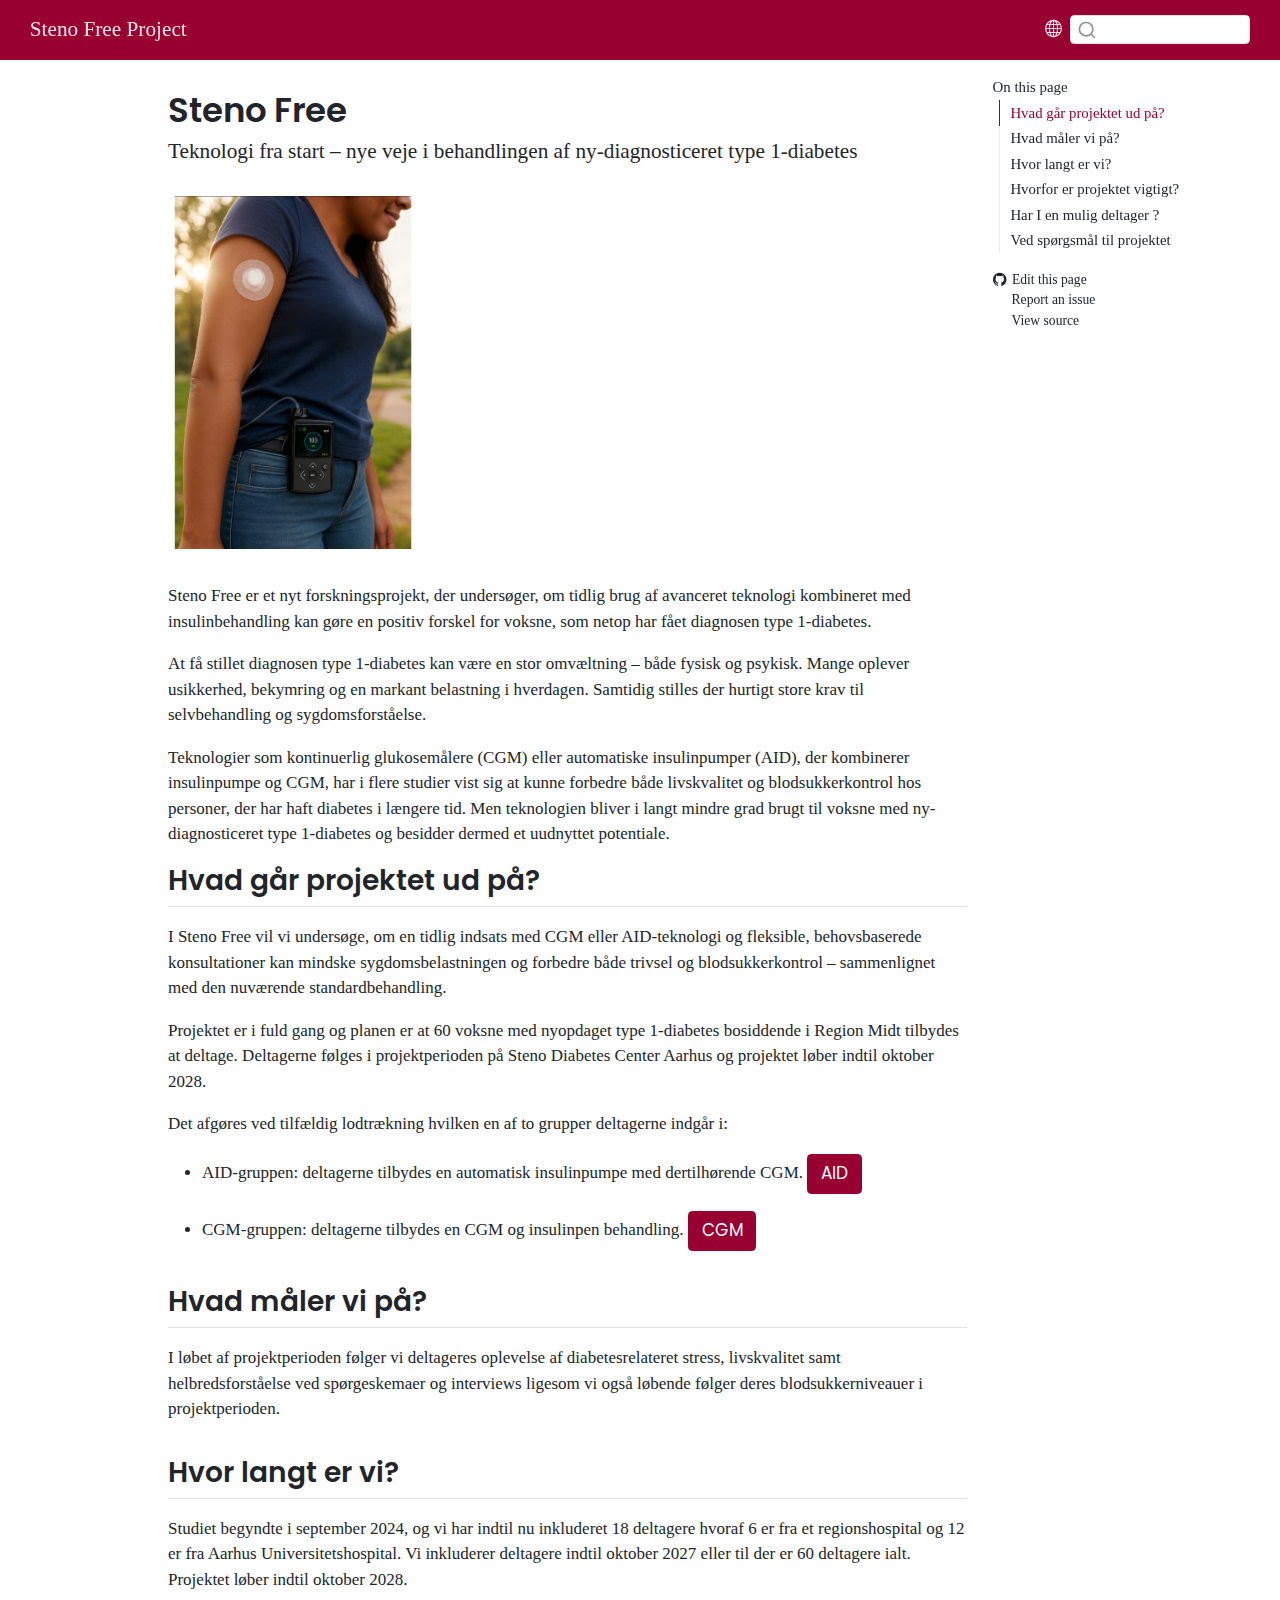
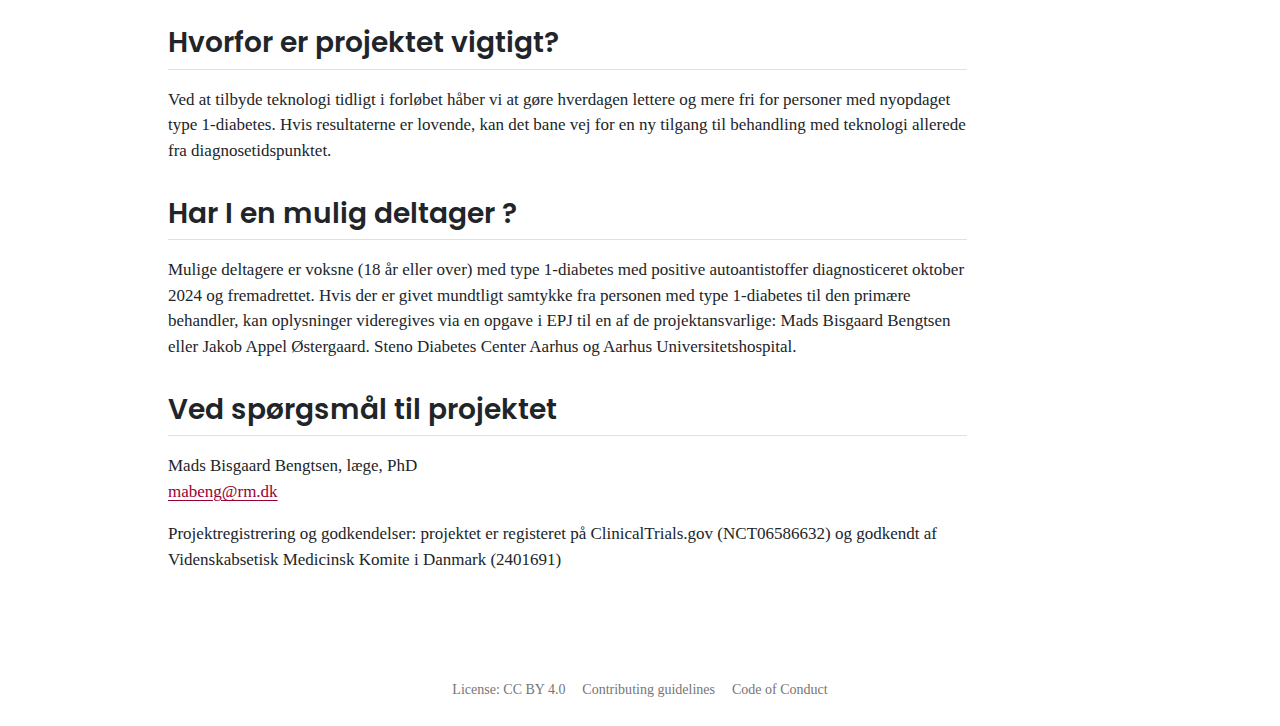
<file: index.html>
<!DOCTYPE html>
<html xmlns="http://www.w3.org/1999/xhtml" lang="en" xml:lang="en"><head>

<meta charset="utf-8">
<meta name="generator" content="quarto-1.7.34">

<meta name="viewport" content="width=device-width, initial-scale=1.0, user-scalable=yes">


<title>Steno Free – Steno Free Project</title>
<style>
code{white-space: pre-wrap;}
span.smallcaps{font-variant: small-caps;}
div.columns{display: flex; gap: min(4vw, 1.5em);}
div.column{flex: auto; overflow-x: auto;}
div.hanging-indent{margin-left: 1.5em; text-indent: -1.5em;}
ul.task-list{list-style: none;}
ul.task-list li input[type="checkbox"] {
  width: 0.8em;
  margin: 0 0.8em 0.2em -1em; /* quarto-specific, see https://github.com/quarto-dev/quarto-cli/issues/4556 */ 
  vertical-align: middle;
}
</style>


<script src="site_libs/quarto-nav/quarto-nav.js"></script>
<script src="site_libs/clipboard/clipboard.min.js"></script>
<script src="site_libs/quarto-search/autocomplete.umd.js"></script>
<script src="site_libs/quarto-search/fuse.min.js"></script>
<script src="site_libs/quarto-search/quarto-search.js"></script>
<meta name="quarto:offset" content="./">
<script src="site_libs/quarto-html/quarto.js" type="module"></script>
<script src="site_libs/quarto-html/tabsets/tabsets.js" type="module"></script>
<script src="site_libs/quarto-html/popper.min.js"></script>
<script src="site_libs/quarto-html/tippy.umd.min.js"></script>
<script src="site_libs/quarto-html/anchor.min.js"></script>
<link href="site_libs/quarto-html/tippy.css" rel="stylesheet">
<link href="site_libs/quarto-html/quarto-syntax-highlighting-d78de413ccbe293bbb1fb27e26b409cd.css" rel="stylesheet" id="quarto-text-highlighting-styles">
<script src="site_libs/bootstrap/bootstrap.min.js"></script>
<link href="site_libs/bootstrap/bootstrap-icons.css" rel="stylesheet">
<link href="site_libs/bootstrap/bootstrap-2af8bd97d80c3c4720e94683ec427e73.min.css" rel="stylesheet" append-hash="true" id="quarto-bootstrap" data-mode="light">
<script id="quarto-search-options" type="application/json">{
  "location": "navbar",
  "copy-button": false,
  "collapse-after": 3,
  "panel-placement": "end",
  "type": "textbox",
  "limit": 50,
  "keyboard-shortcut": [
    "f",
    "/",
    "s"
  ],
  "language": {
    "search-no-results-text": "No results",
    "search-matching-documents-text": "matching documents",
    "search-copy-link-title": "Copy link to search",
    "search-hide-matches-text": "Hide additional matches",
    "search-more-match-text": "more match in this document",
    "search-more-matches-text": "more matches in this document",
    "search-clear-button-title": "Clear",
    "search-text-placeholder": "",
    "search-detached-cancel-button-title": "Cancel",
    "search-submit-button-title": "Submit",
    "search-label": "Search"
  }
}</script>


</head>

<body class="nav-fixed quarto-light">

<div id="quarto-search-results"></div>
  <header id="quarto-header" class="headroom fixed-top">
    <nav class="navbar navbar-expand-lg " data-bs-theme="dark">
      <div class="navbar-container container-fluid">
      <div class="navbar-brand-container mx-auto">
    <a class="navbar-brand" href="./index.html">
    <span class="navbar-title">Steno Free Project</span>
    </a>
  </div>
        <div class="quarto-navbar-tools tools-end">
    <a href="https://steno-aarhus.github.io" title="" class="quarto-navigation-tool px-1" aria-label="Globe icon: Link to the Steno Aarhus GitHub landing webpage for all other Steno Aarhus projects"><i class="bi bi-globe"></i></a>
</div>
          <div id="quarto-search" class="" title="Search"></div>
      </div> <!-- /container-fluid -->
    </nav>
</header>
<!-- content -->
<div id="quarto-content" class="quarto-container page-columns page-rows-contents page-layout-article page-navbar">
<!-- sidebar -->
<!-- margin-sidebar -->
    <div id="quarto-margin-sidebar" class="sidebar margin-sidebar">
        <nav id="TOC" role="doc-toc" class="toc-active">
    <h2 id="toc-title">On this page</h2>
   
  <ul>
  <li><a href="#hvad-går-projektet-ud-på" id="toc-hvad-går-projektet-ud-på" class="nav-link active" data-scroll-target="#hvad-går-projektet-ud-på">Hvad går projektet ud på?</a></li>
  <li><a href="#hvad-måler-vi-på" id="toc-hvad-måler-vi-på" class="nav-link" data-scroll-target="#hvad-måler-vi-på">Hvad måler vi på?</a></li>
  <li><a href="#hvor-langt-er-vi" id="toc-hvor-langt-er-vi" class="nav-link" data-scroll-target="#hvor-langt-er-vi">Hvor langt er vi?</a></li>
  <li><a href="#hvorfor-er-projektet-vigtigt" id="toc-hvorfor-er-projektet-vigtigt" class="nav-link" data-scroll-target="#hvorfor-er-projektet-vigtigt">Hvorfor er projektet vigtigt?</a></li>
  <li><a href="#har-i-en-mulig-deltager" id="toc-har-i-en-mulig-deltager" class="nav-link" data-scroll-target="#har-i-en-mulig-deltager">Har I en mulig deltager ?</a></li>
  <li><a href="#ved-spørgsmål-til-projektet" id="toc-ved-spørgsmål-til-projektet" class="nav-link" data-scroll-target="#ved-spørgsmål-til-projektet">Ved spørgsmål til projektet</a></li>
  </ul>
<div class="toc-actions"><ul><li><a href="https://github.com/steno-aarhus/steno-free/edit/main/index.qmd" class="toc-action"><i class="bi bi-github"></i>Edit this page</a></li><li><a href="https://github.com/steno-aarhus/steno-free/issues/new" class="toc-action"><i class="bi empty"></i>Report an issue</a></li><li><a href="https://github.com/steno-aarhus/steno-free/blob/main/index.qmd" class="toc-action"><i class="bi empty"></i>View source</a></li></ul></div></nav>
    </div>
<!-- main -->
<main class="content" id="quarto-document-content">

<header id="title-block-header" class="quarto-title-block default">
<div class="quarto-title">
<h1 class="title">Steno Free</h1>
<p class="subtitle lead">Teknologi fra start – nye veje i behandlingen af ny-diagnosticeret type 1-diabetes</p>
</div>



<div class="quarto-title-meta">

    
  
    
  </div>
  


</header>


<div class="quarto-figure quarto-figure-left">
<figure class="figure">
<p><img src="./images/AID.png" class="img-fluid quarto-figure quarto-figure-left figure-img" alt="AID insulin pump on a woman's arm as she is outside walking." width="250"></p>
</figure>
</div>
<p>Steno Free er et nyt forskningsprojekt, der undersøger, om tidlig brug af avanceret teknologi kombineret med insulinbehandling kan gøre en positiv forskel for voksne, som netop har fået diagnosen type 1-diabetes.</p>
<p>At få stillet diagnosen type 1-diabetes kan være en stor omvæltning – både fysisk og psykisk. Mange oplever usikkerhed, bekymring og en markant belastning i hverdagen. Samtidig stilles der hurtigt store krav til selvbehandling og sygdomsforståelse.</p>
<p>Teknologier som kontinuerlig glukosemålere (CGM) eller automatiske insulinpumper (AID), der kombinerer insulinpumpe og CGM, har i flere studier vist sig at kunne forbedre både livskvalitet og blodsukkerkontrol hos personer, der har haft diabetes i længere tid. Men teknologien bliver i langt mindre grad brugt til voksne med ny-diagnosticeret type 1-diabetes og besidder dermed et uudnyttet potentiale.</p>
<section id="hvad-går-projektet-ud-på" class="level2">
<h2 class="anchored" data-anchor-id="hvad-går-projektet-ud-på">Hvad går projektet ud på?</h2>
<p>I Steno Free vil vi undersøge, om en tidlig indsats med CGM eller AID-teknologi og fleksible, behovsbaserede konsultationer kan mindske sygdomsbelastningen og forbedre både trivsel og blodsukkerkontrol – sammenlignet med den nuværende standardbehandling.</p>
<p>Projektet er i fuld gang og planen er at 60 voksne med nyopdaget type 1-diabetes bosiddende i Region Midt tilbydes at deltage. Deltagerne følges i projektperioden på Steno Diabetes Center Aarhus og projektet løber indtil oktober 2028.</p>
<p>Det afgøres ved tilfældig lodtrækning hvilken en af to grupper deltagerne indgår i:</p>
<ul>
<li><p>AID-gruppen: deltagerne tilbydes en automatisk insulinpumpe med dertilhørende CGM. <a href="https://www.medtronic-diabetes.com/da-DK/insulinpumpe/minimed-780g-systemet" class="btn btn-primary" role="button">AID</a></p></li>
<li><p>CGM-gruppen: deltagerne tilbydes en CGM og insulinpen behandling. <a href="https://www.freestyle.abbott/da-dk/home.html?gad_source=1&amp;gad_campaignid=21406895265&amp;gclid=EAIaIQobChMI7eSuxMiyjQMVL2RBAh2K7RsiEAAYASAAEgJFZPD_BwE" class="btn btn-primary" role="button">CGM</a></p></li>
</ul>
</section>
<section id="hvad-måler-vi-på" class="level2">
<h2 class="anchored" data-anchor-id="hvad-måler-vi-på">Hvad måler vi på?</h2>
<p>I løbet af projektperioden følger vi deltageres oplevelse af diabetesrelateret stress, livskvalitet samt helbredsforståelse ved spørgeskemaer og interviews ligesom vi også løbende følger deres blodsukkerniveauer i projektperioden.</p>
</section>
<section id="hvor-langt-er-vi" class="level2">
<h2 class="anchored" data-anchor-id="hvor-langt-er-vi">Hvor langt er vi?</h2>
<p>Studiet begyndte i september 2024, og vi har indtil nu inkluderet 18 deltagere hvoraf 6 er fra et regionshospital og 12 er fra Aarhus Universitetshospital. Vi inkluderer deltagere indtil oktober 2027 eller til der er 60 deltagere ialt. Projektet løber indtil oktober 2028.</p>
</section>
<section id="hvorfor-er-projektet-vigtigt" class="level2">
<h2 class="anchored" data-anchor-id="hvorfor-er-projektet-vigtigt">Hvorfor er projektet vigtigt?</h2>
<p>Ved at tilbyde teknologi tidligt i forløbet håber vi at gøre hverdagen lettere og mere fri for personer med nyopdaget type 1-diabetes. Hvis resultaterne er lovende, kan det bane vej for en ny tilgang til behandling med teknologi allerede fra diagnosetidspunktet.</p>
</section>
<section id="har-i-en-mulig-deltager" class="level2">
<h2 class="anchored" data-anchor-id="har-i-en-mulig-deltager">Har I en mulig deltager ?</h2>
<p>Mulige deltagere er voksne (18 år eller over) med type 1-diabetes med positive autoantistoffer diagnosticeret oktober 2024 og fremadrettet. Hvis der er givet mundtligt samtykke fra personen med type 1-diabetes til den primære behandler, kan oplysninger videregives via en opgave i EPJ til en af de projektansvarlige: Mads Bisgaard Bengtsen eller Jakob Appel Østergaard. Steno Diabetes Center Aarhus og Aarhus Universitetshospital.</p>
</section>
<section id="ved-spørgsmål-til-projektet" class="level2">
<h2 class="anchored" data-anchor-id="ved-spørgsmål-til-projektet">Ved spørgsmål til projektet</h2>
<p><strong>Mads Bisgaard Bengtsen, læge, PhD</strong><br>
<a href="mailto:mabeng@rm.dk">mabeng@rm.dk</a></p>
<p>Projektregistrering og godkendelser: projektet er registeret på ClinicalTrials.gov (NCT06586632) og godkendt af Videnskabsetisk Medicinsk Komite i Danmark (2401691)</p>


</section>

</main> <!-- /main -->
<script id="quarto-html-after-body" type="application/javascript">
  window.document.addEventListener("DOMContentLoaded", function (event) {
    const icon = "";
    const anchorJS = new window.AnchorJS();
    anchorJS.options = {
      placement: 'right',
      icon: icon
    };
    anchorJS.add('.anchored');
    const isCodeAnnotation = (el) => {
      for (const clz of el.classList) {
        if (clz.startsWith('code-annotation-')) {                     
          return true;
        }
      }
      return false;
    }
    const onCopySuccess = function(e) {
      // button target
      const button = e.trigger;
      // don't keep focus
      button.blur();
      // flash "checked"
      button.classList.add('code-copy-button-checked');
      var currentTitle = button.getAttribute("title");
      button.setAttribute("title", "Copied!");
      let tooltip;
      if (window.bootstrap) {
        button.setAttribute("data-bs-toggle", "tooltip");
        button.setAttribute("data-bs-placement", "left");
        button.setAttribute("data-bs-title", "Copied!");
        tooltip = new bootstrap.Tooltip(button, 
          { trigger: "manual", 
            customClass: "code-copy-button-tooltip",
            offset: [0, -8]});
        tooltip.show();    
      }
      setTimeout(function() {
        if (tooltip) {
          tooltip.hide();
          button.removeAttribute("data-bs-title");
          button.removeAttribute("data-bs-toggle");
          button.removeAttribute("data-bs-placement");
        }
        button.setAttribute("title", currentTitle);
        button.classList.remove('code-copy-button-checked');
      }, 1000);
      // clear code selection
      e.clearSelection();
    }
    const getTextToCopy = function(trigger) {
        const codeEl = trigger.previousElementSibling.cloneNode(true);
        for (const childEl of codeEl.children) {
          if (isCodeAnnotation(childEl)) {
            childEl.remove();
          }
        }
        return codeEl.innerText;
    }
    const clipboard = new window.ClipboardJS('.code-copy-button:not([data-in-quarto-modal])', {
      text: getTextToCopy
    });
    clipboard.on('success', onCopySuccess);
    if (window.document.getElementById('quarto-embedded-source-code-modal')) {
      const clipboardModal = new window.ClipboardJS('.code-copy-button[data-in-quarto-modal]', {
        text: getTextToCopy,
        container: window.document.getElementById('quarto-embedded-source-code-modal')
      });
      clipboardModal.on('success', onCopySuccess);
    }
      var localhostRegex = new RegExp(/^(?:http|https):\/\/localhost\:?[0-9]*\//);
      var mailtoRegex = new RegExp(/^mailto:/);
        var filterRegex = new RegExp("https:\/\/steno-aarhus\.github\.io\/steno-free\/");
      var isInternal = (href) => {
          return filterRegex.test(href) || localhostRegex.test(href) || mailtoRegex.test(href);
      }
      // Inspect non-navigation links and adorn them if external
     var links = window.document.querySelectorAll('a[href]:not(.nav-link):not(.navbar-brand):not(.toc-action):not(.sidebar-link):not(.sidebar-item-toggle):not(.pagination-link):not(.no-external):not([aria-hidden]):not(.dropdown-item):not(.quarto-navigation-tool):not(.about-link)');
      for (var i=0; i<links.length; i++) {
        const link = links[i];
        if (!isInternal(link.href)) {
          // undo the damage that might have been done by quarto-nav.js in the case of
          // links that we want to consider external
          if (link.dataset.originalHref !== undefined) {
            link.href = link.dataset.originalHref;
          }
        }
      }
    function tippyHover(el, contentFn, onTriggerFn, onUntriggerFn) {
      const config = {
        allowHTML: true,
        maxWidth: 500,
        delay: 100,
        arrow: false,
        appendTo: function(el) {
            return el.parentElement;
        },
        interactive: true,
        interactiveBorder: 10,
        theme: 'quarto',
        placement: 'bottom-start',
      };
      if (contentFn) {
        config.content = contentFn;
      }
      if (onTriggerFn) {
        config.onTrigger = onTriggerFn;
      }
      if (onUntriggerFn) {
        config.onUntrigger = onUntriggerFn;
      }
      window.tippy(el, config); 
    }
    const noterefs = window.document.querySelectorAll('a[role="doc-noteref"]');
    for (var i=0; i<noterefs.length; i++) {
      const ref = noterefs[i];
      tippyHover(ref, function() {
        // use id or data attribute instead here
        let href = ref.getAttribute('data-footnote-href') || ref.getAttribute('href');
        try { href = new URL(href).hash; } catch {}
        const id = href.replace(/^#\/?/, "");
        const note = window.document.getElementById(id);
        if (note) {
          return note.innerHTML;
        } else {
          return "";
        }
      });
    }
    const xrefs = window.document.querySelectorAll('a.quarto-xref');
    const processXRef = (id, note) => {
      // Strip column container classes
      const stripColumnClz = (el) => {
        el.classList.remove("page-full", "page-columns");
        if (el.children) {
          for (const child of el.children) {
            stripColumnClz(child);
          }
        }
      }
      stripColumnClz(note)
      if (id === null || id.startsWith('sec-')) {
        // Special case sections, only their first couple elements
        const container = document.createElement("div");
        if (note.children && note.children.length > 2) {
          container.appendChild(note.children[0].cloneNode(true));
          for (let i = 1; i < note.children.length; i++) {
            const child = note.children[i];
            if (child.tagName === "P" && child.innerText === "") {
              continue;
            } else {
              container.appendChild(child.cloneNode(true));
              break;
            }
          }
          if (window.Quarto?.typesetMath) {
            window.Quarto.typesetMath(container);
          }
          return container.innerHTML
        } else {
          if (window.Quarto?.typesetMath) {
            window.Quarto.typesetMath(note);
          }
          return note.innerHTML;
        }
      } else {
        // Remove any anchor links if they are present
        const anchorLink = note.querySelector('a.anchorjs-link');
        if (anchorLink) {
          anchorLink.remove();
        }
        if (window.Quarto?.typesetMath) {
          window.Quarto.typesetMath(note);
        }
        if (note.classList.contains("callout")) {
          return note.outerHTML;
        } else {
          return note.innerHTML;
        }
      }
    }
    for (var i=0; i<xrefs.length; i++) {
      const xref = xrefs[i];
      tippyHover(xref, undefined, function(instance) {
        instance.disable();
        let url = xref.getAttribute('href');
        let hash = undefined; 
        if (url.startsWith('#')) {
          hash = url;
        } else {
          try { hash = new URL(url).hash; } catch {}
        }
        if (hash) {
          const id = hash.replace(/^#\/?/, "");
          const note = window.document.getElementById(id);
          if (note !== null) {
            try {
              const html = processXRef(id, note.cloneNode(true));
              instance.setContent(html);
            } finally {
              instance.enable();
              instance.show();
            }
          } else {
            // See if we can fetch this
            fetch(url.split('#')[0])
            .then(res => res.text())
            .then(html => {
              const parser = new DOMParser();
              const htmlDoc = parser.parseFromString(html, "text/html");
              const note = htmlDoc.getElementById(id);
              if (note !== null) {
                const html = processXRef(id, note);
                instance.setContent(html);
              } 
            }).finally(() => {
              instance.enable();
              instance.show();
            });
          }
        } else {
          // See if we can fetch a full url (with no hash to target)
          // This is a special case and we should probably do some content thinning / targeting
          fetch(url)
          .then(res => res.text())
          .then(html => {
            const parser = new DOMParser();
            const htmlDoc = parser.parseFromString(html, "text/html");
            const note = htmlDoc.querySelector('main.content');
            if (note !== null) {
              // This should only happen for chapter cross references
              // (since there is no id in the URL)
              // remove the first header
              if (note.children.length > 0 && note.children[0].tagName === "HEADER") {
                note.children[0].remove();
              }
              const html = processXRef(null, note);
              instance.setContent(html);
            } 
          }).finally(() => {
            instance.enable();
            instance.show();
          });
        }
      }, function(instance) {
      });
    }
        let selectedAnnoteEl;
        const selectorForAnnotation = ( cell, annotation) => {
          let cellAttr = 'data-code-cell="' + cell + '"';
          let lineAttr = 'data-code-annotation="' +  annotation + '"';
          const selector = 'span[' + cellAttr + '][' + lineAttr + ']';
          return selector;
        }
        const selectCodeLines = (annoteEl) => {
          const doc = window.document;
          const targetCell = annoteEl.getAttribute("data-target-cell");
          const targetAnnotation = annoteEl.getAttribute("data-target-annotation");
          const annoteSpan = window.document.querySelector(selectorForAnnotation(targetCell, targetAnnotation));
          const lines = annoteSpan.getAttribute("data-code-lines").split(",");
          const lineIds = lines.map((line) => {
            return targetCell + "-" + line;
          })
          let top = null;
          let height = null;
          let parent = null;
          if (lineIds.length > 0) {
              //compute the position of the single el (top and bottom and make a div)
              const el = window.document.getElementById(lineIds[0]);
              top = el.offsetTop;
              height = el.offsetHeight;
              parent = el.parentElement.parentElement;
            if (lineIds.length > 1) {
              const lastEl = window.document.getElementById(lineIds[lineIds.length - 1]);
              const bottom = lastEl.offsetTop + lastEl.offsetHeight;
              height = bottom - top;
            }
            if (top !== null && height !== null && parent !== null) {
              // cook up a div (if necessary) and position it 
              let div = window.document.getElementById("code-annotation-line-highlight");
              if (div === null) {
                div = window.document.createElement("div");
                div.setAttribute("id", "code-annotation-line-highlight");
                div.style.position = 'absolute';
                parent.appendChild(div);
              }
              div.style.top = top - 2 + "px";
              div.style.height = height + 4 + "px";
              div.style.left = 0;
              let gutterDiv = window.document.getElementById("code-annotation-line-highlight-gutter");
              if (gutterDiv === null) {
                gutterDiv = window.document.createElement("div");
                gutterDiv.setAttribute("id", "code-annotation-line-highlight-gutter");
                gutterDiv.style.position = 'absolute';
                const codeCell = window.document.getElementById(targetCell);
                const gutter = codeCell.querySelector('.code-annotation-gutter');
                gutter.appendChild(gutterDiv);
              }
              gutterDiv.style.top = top - 2 + "px";
              gutterDiv.style.height = height + 4 + "px";
            }
            selectedAnnoteEl = annoteEl;
          }
        };
        const unselectCodeLines = () => {
          const elementsIds = ["code-annotation-line-highlight", "code-annotation-line-highlight-gutter"];
          elementsIds.forEach((elId) => {
            const div = window.document.getElementById(elId);
            if (div) {
              div.remove();
            }
          });
          selectedAnnoteEl = undefined;
        };
          // Handle positioning of the toggle
      window.addEventListener(
        "resize",
        throttle(() => {
          elRect = undefined;
          if (selectedAnnoteEl) {
            selectCodeLines(selectedAnnoteEl);
          }
        }, 10)
      );
      function throttle(fn, ms) {
      let throttle = false;
      let timer;
        return (...args) => {
          if(!throttle) { // first call gets through
              fn.apply(this, args);
              throttle = true;
          } else { // all the others get throttled
              if(timer) clearTimeout(timer); // cancel #2
              timer = setTimeout(() => {
                fn.apply(this, args);
                timer = throttle = false;
              }, ms);
          }
        };
      }
        // Attach click handler to the DT
        const annoteDls = window.document.querySelectorAll('dt[data-target-cell]');
        for (const annoteDlNode of annoteDls) {
          annoteDlNode.addEventListener('click', (event) => {
            const clickedEl = event.target;
            if (clickedEl !== selectedAnnoteEl) {
              unselectCodeLines();
              const activeEl = window.document.querySelector('dt[data-target-cell].code-annotation-active');
              if (activeEl) {
                activeEl.classList.remove('code-annotation-active');
              }
              selectCodeLines(clickedEl);
              clickedEl.classList.add('code-annotation-active');
            } else {
              // Unselect the line
              unselectCodeLines();
              clickedEl.classList.remove('code-annotation-active');
            }
          });
        }
    const findCites = (el) => {
      const parentEl = el.parentElement;
      if (parentEl) {
        const cites = parentEl.dataset.cites;
        if (cites) {
          return {
            el,
            cites: cites.split(' ')
          };
        } else {
          return findCites(el.parentElement)
        }
      } else {
        return undefined;
      }
    };
    var bibliorefs = window.document.querySelectorAll('a[role="doc-biblioref"]');
    for (var i=0; i<bibliorefs.length; i++) {
      const ref = bibliorefs[i];
      const citeInfo = findCites(ref);
      if (citeInfo) {
        tippyHover(citeInfo.el, function() {
          var popup = window.document.createElement('div');
          citeInfo.cites.forEach(function(cite) {
            var citeDiv = window.document.createElement('div');
            citeDiv.classList.add('hanging-indent');
            citeDiv.classList.add('csl-entry');
            var biblioDiv = window.document.getElementById('ref-' + cite);
            if (biblioDiv) {
              citeDiv.innerHTML = biblioDiv.innerHTML;
            }
            popup.appendChild(citeDiv);
          });
          return popup.innerHTML;
        });
      }
    }
  });
  </script>
</div> <!-- /content -->
<footer class="footer">
  <div class="nav-footer">
    <div class="nav-footer-left">
      &nbsp;
    </div>   
    <div class="nav-footer-center">
      <ul class="footer-items list-unstyled">
    <li class="nav-item">
    <a class="nav-link" href="https://creativecommons.org/licenses/by/4.0/">
<p>License: CC BY 4.0</p>
</a>
  </li>  
    <li class="nav-item">
    <a class="nav-link" href="https://steno-aarhus.github.io/research/CONTRIBUTING.html">
<p>Contributing guidelines</p>
</a>
  </li>  
    <li class="nav-item">
    <a class="nav-link" href="https://steno-aarhus.github.io/research/CODE_OF_CONDUCT.html">
<p>Code of Conduct</p>
</a>
  </li>  
</ul>
    <div class="toc-actions d-sm-block d-md-none"><ul><li><a href="https://github.com/steno-aarhus/steno-free/edit/main/index.qmd" class="toc-action"><i class="bi bi-github"></i>Edit this page</a></li><li><a href="https://github.com/steno-aarhus/steno-free/issues/new" class="toc-action"><i class="bi empty"></i>Report an issue</a></li><li><a href="https://github.com/steno-aarhus/steno-free/blob/main/index.qmd" class="toc-action"><i class="bi empty"></i>View source</a></li></ul></div></div>
    <div class="nav-footer-right">
      &nbsp;
    </div>
  </div>
</footer>




</body></html>
</file>
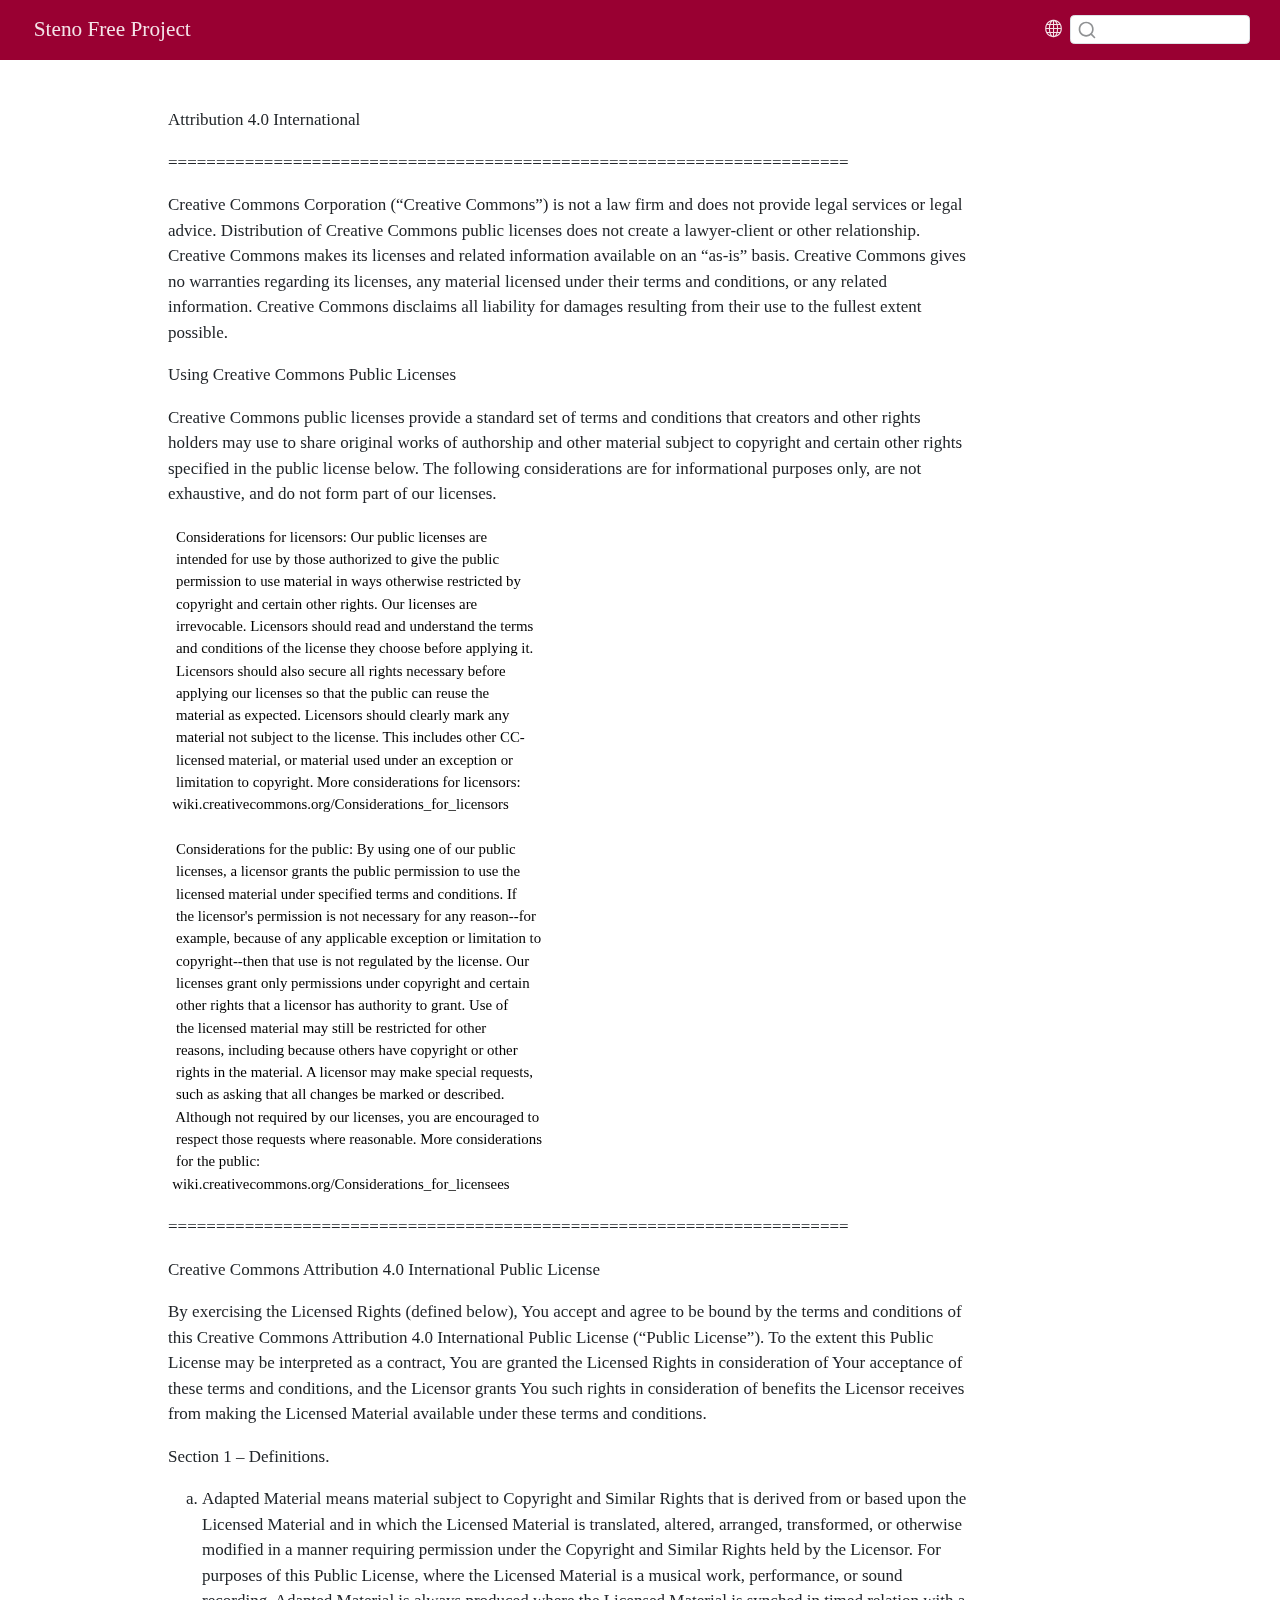
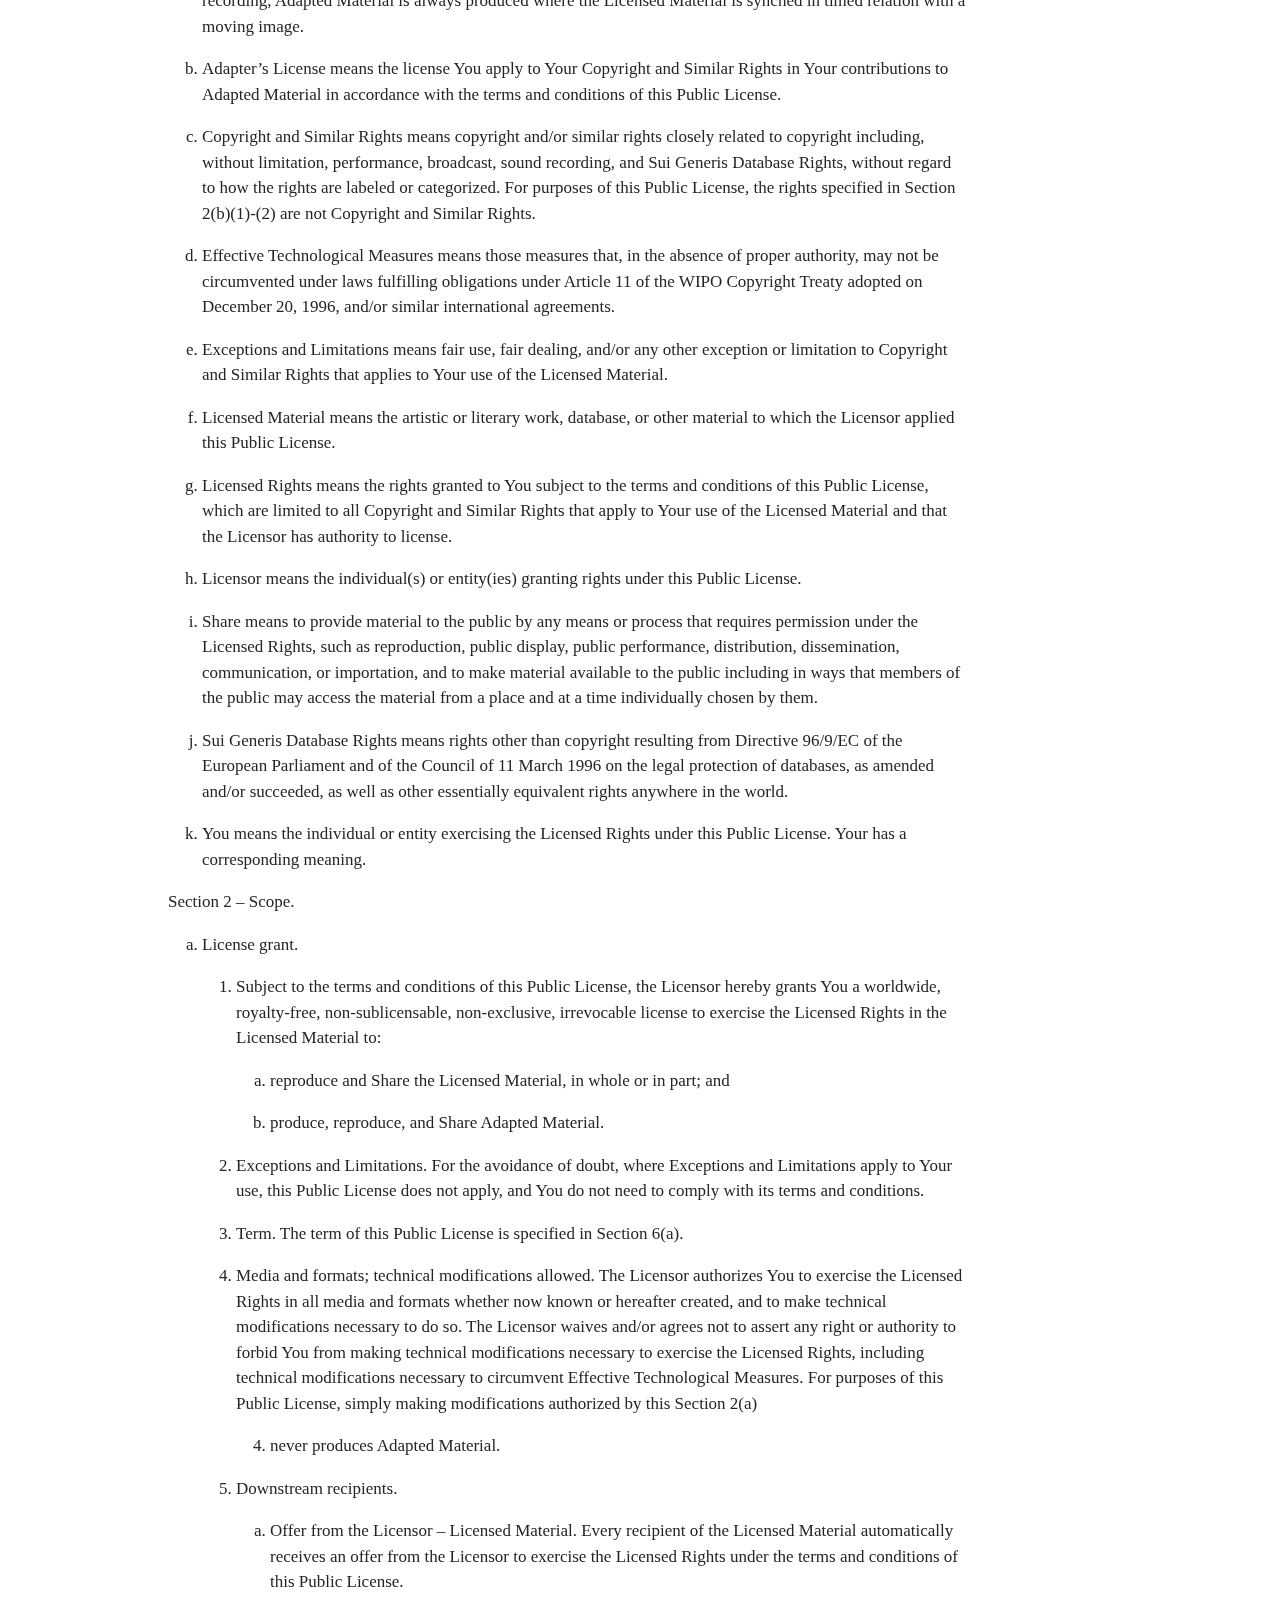
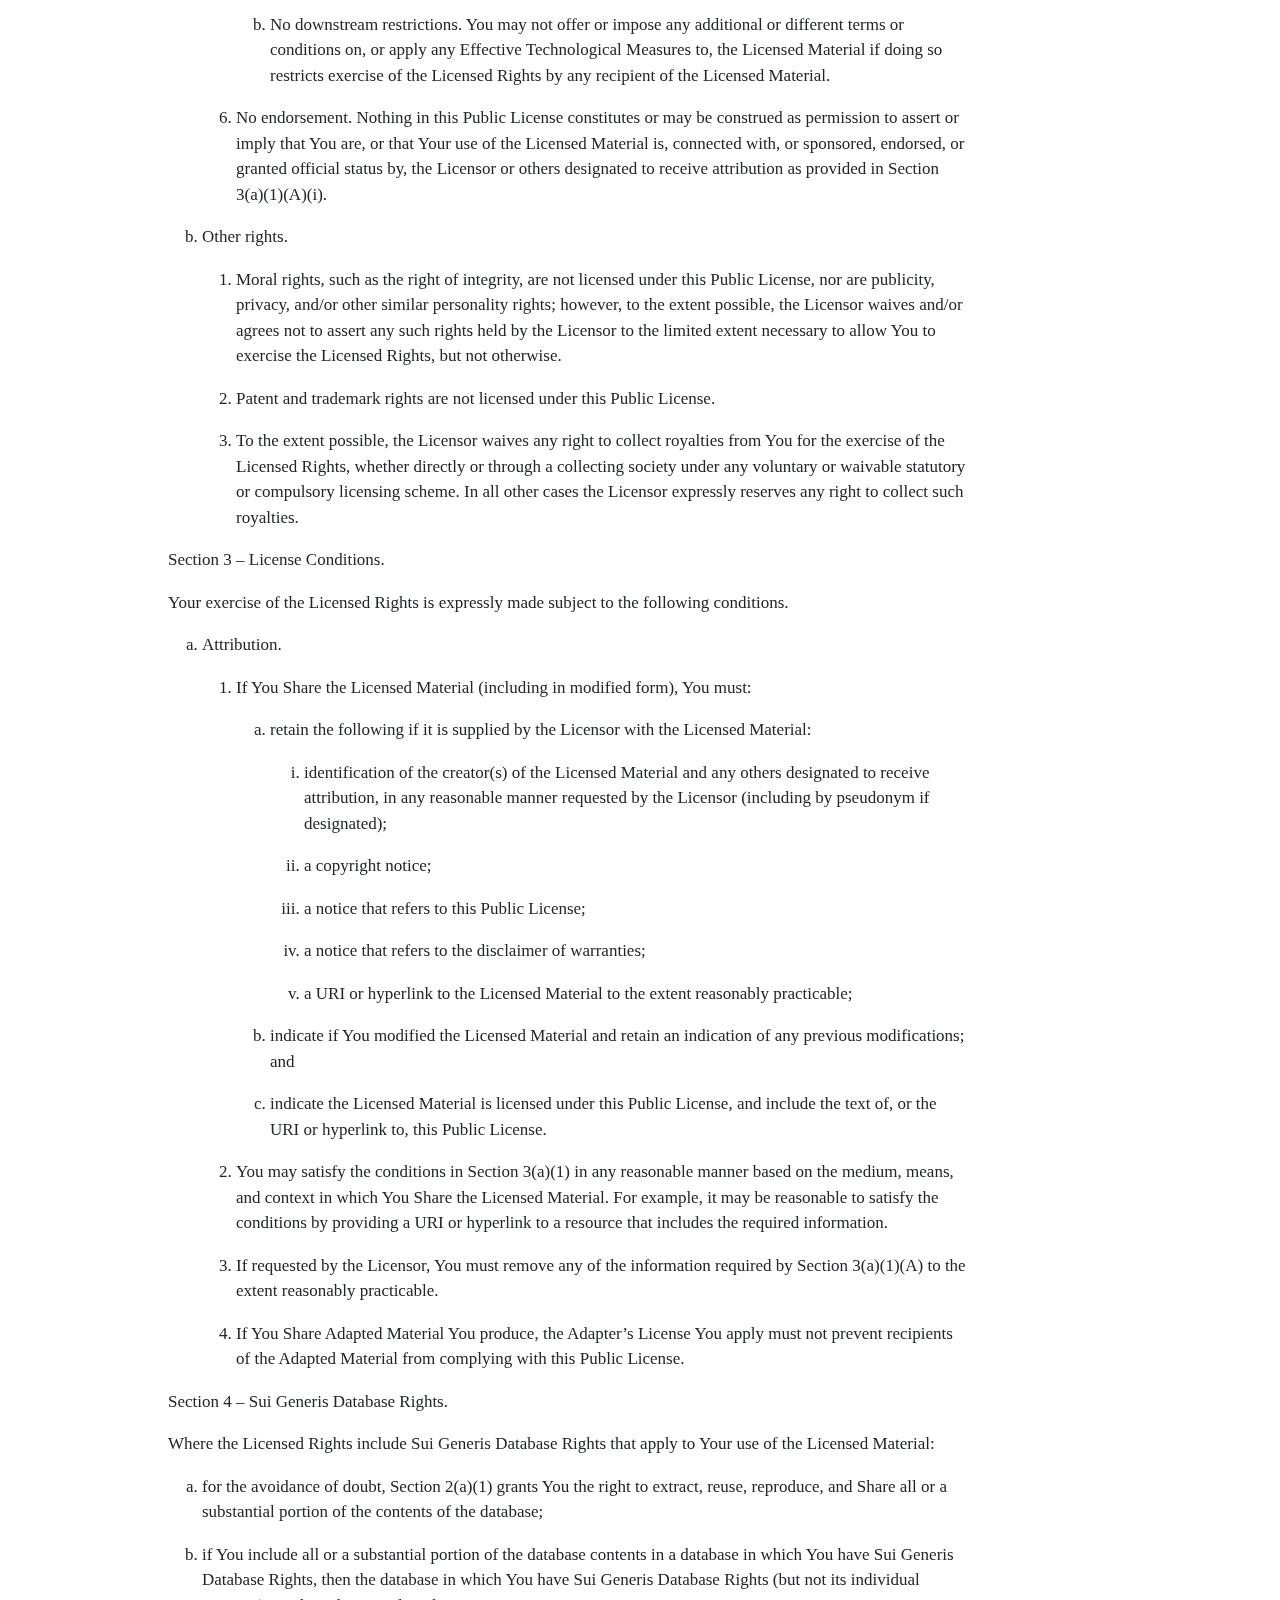
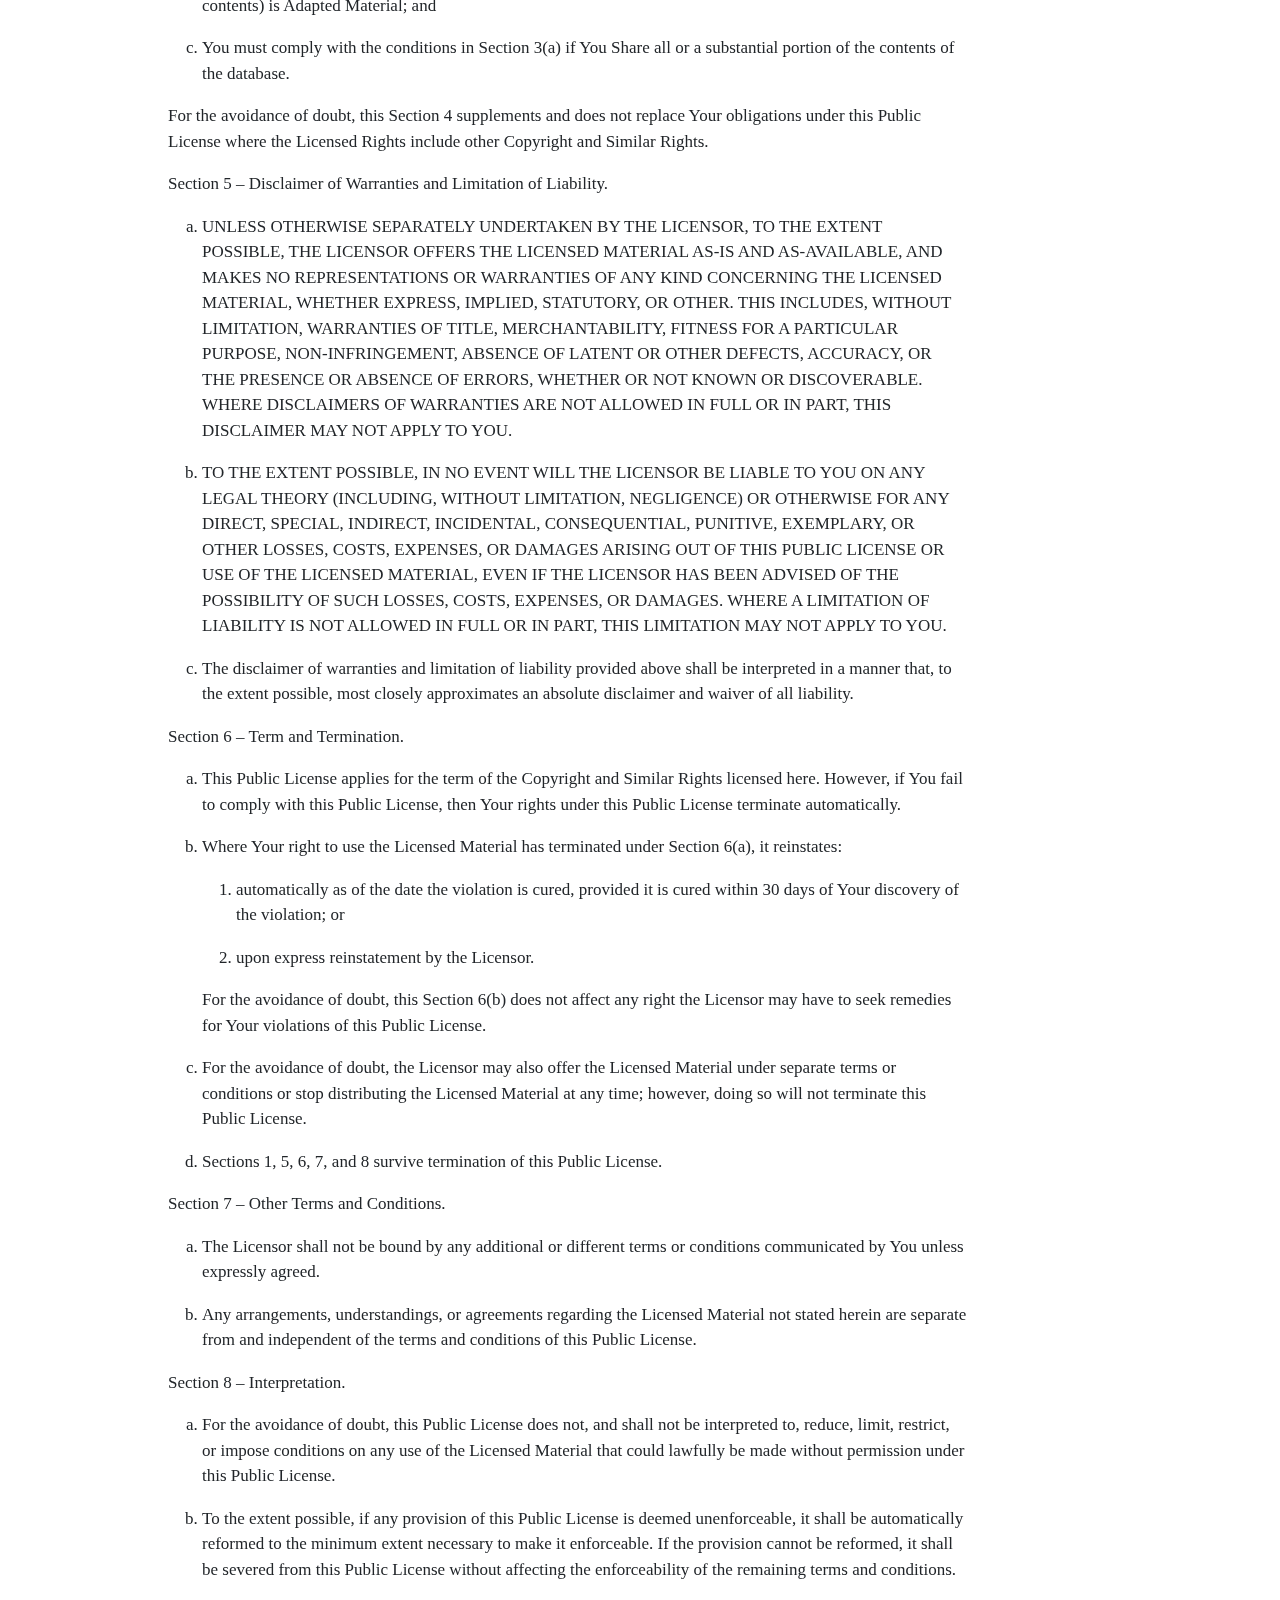
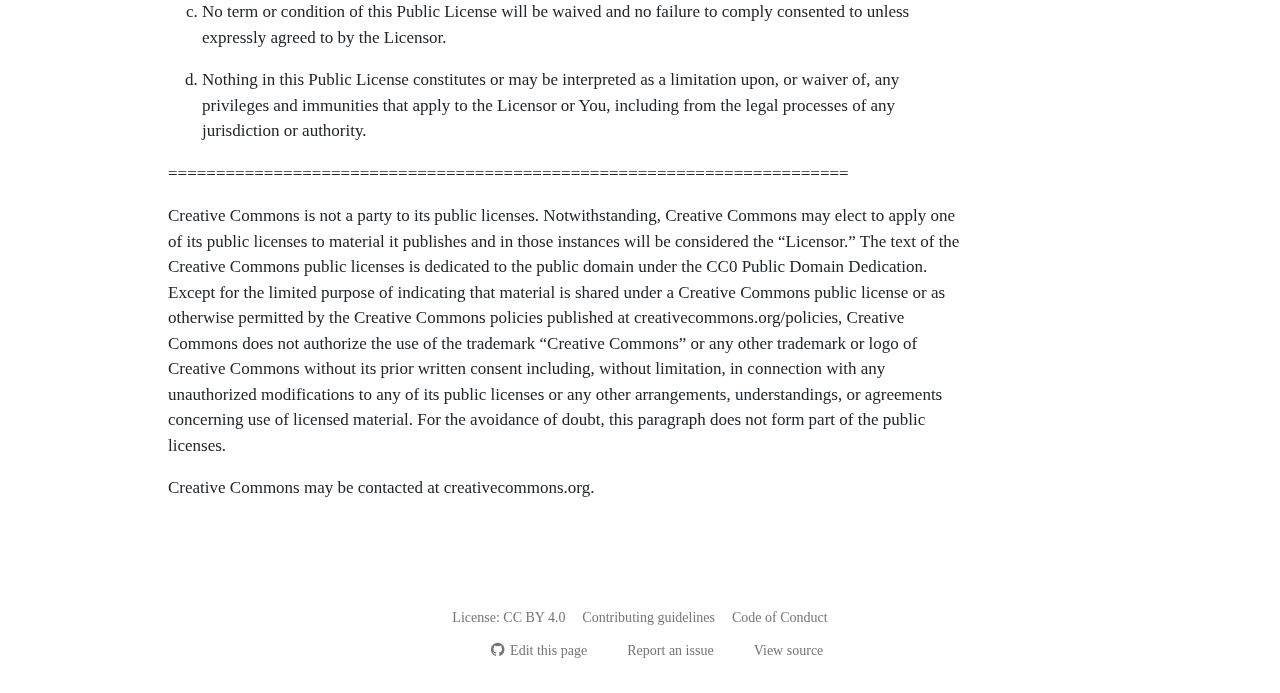
<file: LICENSE.html>
<!DOCTYPE html>
<html xmlns="http://www.w3.org/1999/xhtml" lang="en" xml:lang="en"><head>

<meta charset="utf-8">
<meta name="generator" content="quarto-1.8.24">

<meta name="viewport" content="width=device-width, initial-scale=1.0, user-scalable=yes">


<title>license – Steno Free Project</title>
<style>
code{white-space: pre-wrap;}
span.smallcaps{font-variant: small-caps;}
div.columns{display: flex; gap: min(4vw, 1.5em);}
div.column{flex: auto; overflow-x: auto;}
div.hanging-indent{margin-left: 1.5em; text-indent: -1.5em;}
ul.task-list{list-style: none;}
ul.task-list li input[type="checkbox"] {
  width: 0.8em;
  margin: 0 0.8em 0.2em -1em; /* quarto-specific, see https://github.com/quarto-dev/quarto-cli/issues/4556 */ 
  vertical-align: middle;
}
</style>


<script src="site_libs/quarto-nav/quarto-nav.js"></script>
<script src="site_libs/clipboard/clipboard.min.js"></script>
<script src="site_libs/quarto-search/autocomplete.umd.js"></script>
<script src="site_libs/quarto-search/fuse.min.js"></script>
<script src="site_libs/quarto-search/quarto-search.js"></script>
<meta name="quarto:offset" content="./">
<script src="site_libs/quarto-html/quarto.js" type="module"></script>
<script src="site_libs/quarto-html/tabsets/tabsets.js" type="module"></script>
<script src="site_libs/quarto-html/axe/axe-check.js" type="module"></script>
<script src="site_libs/quarto-html/popper.min.js"></script>
<script src="site_libs/quarto-html/tippy.umd.min.js"></script>
<script src="site_libs/quarto-html/anchor.min.js"></script>
<link href="site_libs/quarto-html/tippy.css" rel="stylesheet">
<link href="site_libs/quarto-html/quarto-syntax-highlighting-222939cd08ec5c4967295bf7a116a78f.css" rel="stylesheet" class="quarto-color-scheme" id="quarto-text-highlighting-styles">
<link href="site_libs/quarto-html/quarto-syntax-highlighting-dark-c57d78a7f609c4b75cca7393e4700d96.css" rel="stylesheet" class="quarto-color-scheme quarto-color-alternate" id="quarto-text-highlighting-styles">
<link href="site_libs/quarto-html/quarto-syntax-highlighting-222939cd08ec5c4967295bf7a116a78f.css" rel="stylesheet" class="quarto-color-scheme-extra" id="quarto-text-highlighting-styles">
<script src="site_libs/bootstrap/bootstrap.min.js"></script>
<link href="site_libs/bootstrap/bootstrap-icons.css" rel="stylesheet">
<link href="site_libs/bootstrap/bootstrap-3383913a1c4369ac5cbde1a2a073f7ef.min.css" rel="stylesheet" append-hash="true" class="quarto-color-scheme" id="quarto-bootstrap" data-mode="light">
<link href="site_libs/bootstrap/bootstrap-dark-3383913a1c4369ac5cbde1a2a073f7ef.min.css" rel="stylesheet" append-hash="true" class="quarto-color-scheme quarto-color-alternate" id="quarto-bootstrap" data-mode="light">
<link href="site_libs/bootstrap/bootstrap-3383913a1c4369ac5cbde1a2a073f7ef.min.css" rel="stylesheet" append-hash="true" class="quarto-color-scheme-extra" id="quarto-bootstrap" data-mode="light">
<script id="quarto-search-options" type="application/json">{
  "location": "navbar",
  "copy-button": false,
  "collapse-after": 3,
  "panel-placement": "end",
  "type": "textbox",
  "limit": 50,
  "keyboard-shortcut": [
    "f",
    "/",
    "s"
  ],
  "language": {
    "search-no-results-text": "No results",
    "search-matching-documents-text": "matching documents",
    "search-copy-link-title": "Copy link to search",
    "search-hide-matches-text": "Hide additional matches",
    "search-more-match-text": "more match in this document",
    "search-more-matches-text": "more matches in this document",
    "search-clear-button-title": "Clear",
    "search-text-placeholder": "",
    "search-detached-cancel-button-title": "Cancel",
    "search-submit-button-title": "Submit",
    "search-label": "Search"
  }
}</script>


</head>

<body class="nav-fixed quarto-light">

<div id="quarto-search-results"></div>
  <header id="quarto-header" class="headroom fixed-top">
    <nav class="navbar navbar-expand-lg " data-bs-theme="dark">
      <div class="navbar-container container-fluid">
      <div class="navbar-brand-container mx-auto">
    <a href="./index.html" class="navbar-brand navbar-brand-logo">
    </a>
    <a class="navbar-brand" href="./index.html">
    <span class="navbar-title">Steno Free Project</span>
    </a>
  </div>
        <div class="quarto-navbar-tools tools-end">
    <a href="https://steno-aarhus.github.io" title="" class="quarto-navigation-tool px-1" aria-label="Globe icon: Link to the Steno Aarhus GitHub landing webpage for all other Steno Aarhus projects"><i class="bi bi-globe"></i></a>
</div>
          <div id="quarto-search" class="" title="Search"></div>
      </div> <!-- /container-fluid -->
    </nav>
</header>
<!-- content -->
<div id="quarto-content" class="quarto-container page-columns page-rows-contents page-layout-article page-navbar">
<!-- sidebar -->
<!-- margin-sidebar -->
    <div id="quarto-margin-sidebar" class="sidebar margin-sidebar zindex-bottom">
        
    </div>
<!-- main -->
<main class="content" id="quarto-document-content"><header id="title-block-header" class="quarto-title-block"></header>




<p>Attribution 4.0 International</p>
<p>=======================================================================</p>
<p>Creative Commons Corporation (“Creative Commons”) is not a law firm and does not provide legal services or legal advice. Distribution of Creative Commons public licenses does not create a lawyer-client or other relationship. Creative Commons makes its licenses and related information available on an “as-is” basis. Creative Commons gives no warranties regarding its licenses, any material licensed under their terms and conditions, or any related information. Creative Commons disclaims all liability for damages resulting from their use to the fullest extent possible.</p>
<p>Using Creative Commons Public Licenses</p>
<p>Creative Commons public licenses provide a standard set of terms and conditions that creators and other rights holders may use to share original works of authorship and other material subject to copyright and certain other rights specified in the public license below. The following considerations are for informational purposes only, are not exhaustive, and do not form part of our licenses.</p>
<pre><code> Considerations for licensors: Our public licenses are
 intended for use by those authorized to give the public
 permission to use material in ways otherwise restricted by
 copyright and certain other rights. Our licenses are
 irrevocable. Licensors should read and understand the terms
 and conditions of the license they choose before applying it.
 Licensors should also secure all rights necessary before
 applying our licenses so that the public can reuse the
 material as expected. Licensors should clearly mark any
 material not subject to the license. This includes other CC-
 licensed material, or material used under an exception or
 limitation to copyright. More considerations for licensors:
wiki.creativecommons.org/Considerations_for_licensors

 Considerations for the public: By using one of our public
 licenses, a licensor grants the public permission to use the
 licensed material under specified terms and conditions. If
 the licensor's permission is not necessary for any reason--for
 example, because of any applicable exception or limitation to
 copyright--then that use is not regulated by the license. Our
 licenses grant only permissions under copyright and certain
 other rights that a licensor has authority to grant. Use of
 the licensed material may still be restricted for other
 reasons, including because others have copyright or other
 rights in the material. A licensor may make special requests,
 such as asking that all changes be marked or described.
 Although not required by our licenses, you are encouraged to
 respect those requests where reasonable. More considerations
 for the public: 
wiki.creativecommons.org/Considerations_for_licensees</code></pre>
<p>=======================================================================</p>
<p>Creative Commons Attribution 4.0 International Public License</p>
<p>By exercising the Licensed Rights (defined below), You accept and agree to be bound by the terms and conditions of this Creative Commons Attribution 4.0 International Public License (“Public License”). To the extent this Public License may be interpreted as a contract, You are granted the Licensed Rights in consideration of Your acceptance of these terms and conditions, and the Licensor grants You such rights in consideration of benefits the Licensor receives from making the Licensed Material available under these terms and conditions.</p>
<p>Section 1 – Definitions.</p>
<ol type="a">
<li><p>Adapted Material means material subject to Copyright and Similar Rights that is derived from or based upon the Licensed Material and in which the Licensed Material is translated, altered, arranged, transformed, or otherwise modified in a manner requiring permission under the Copyright and Similar Rights held by the Licensor. For purposes of this Public License, where the Licensed Material is a musical work, performance, or sound recording, Adapted Material is always produced where the Licensed Material is synched in timed relation with a moving image.</p></li>
<li><p>Adapter’s License means the license You apply to Your Copyright and Similar Rights in Your contributions to Adapted Material in accordance with the terms and conditions of this Public License.</p></li>
<li><p>Copyright and Similar Rights means copyright and/or similar rights closely related to copyright including, without limitation, performance, broadcast, sound recording, and Sui Generis Database Rights, without regard to how the rights are labeled or categorized. For purposes of this Public License, the rights specified in Section 2(b)(1)-(2) are not Copyright and Similar Rights.</p></li>
<li><p>Effective Technological Measures means those measures that, in the absence of proper authority, may not be circumvented under laws fulfilling obligations under Article 11 of the WIPO Copyright Treaty adopted on December 20, 1996, and/or similar international agreements.</p></li>
<li><p>Exceptions and Limitations means fair use, fair dealing, and/or any other exception or limitation to Copyright and Similar Rights that applies to Your use of the Licensed Material.</p></li>
<li><p>Licensed Material means the artistic or literary work, database, or other material to which the Licensor applied this Public License.</p></li>
<li><p>Licensed Rights means the rights granted to You subject to the terms and conditions of this Public License, which are limited to all Copyright and Similar Rights that apply to Your use of the Licensed Material and that the Licensor has authority to license.</p></li>
<li><p>Licensor means the individual(s) or entity(ies) granting rights under this Public License.</p></li>
<li><p>Share means to provide material to the public by any means or process that requires permission under the Licensed Rights, such as reproduction, public display, public performance, distribution, dissemination, communication, or importation, and to make material available to the public including in ways that members of the public may access the material from a place and at a time individually chosen by them.</p></li>
<li><p>Sui Generis Database Rights means rights other than copyright resulting from Directive 96/9/EC of the European Parliament and of the Council of 11 March 1996 on the legal protection of databases, as amended and/or succeeded, as well as other essentially equivalent rights anywhere in the world.</p></li>
<li><p>You means the individual or entity exercising the Licensed Rights under this Public License. Your has a corresponding meaning.</p></li>
</ol>
<p>Section 2 – Scope.</p>
<ol type="a">
<li><p>License grant.</p>
<ol type="1">
<li><p>Subject to the terms and conditions of this Public License, the Licensor hereby grants You a worldwide, royalty-free, non-sublicensable, non-exclusive, irrevocable license to exercise the Licensed Rights in the Licensed Material to:</p>
<ol type="a">
<li><p>reproduce and Share the Licensed Material, in whole or in part; and</p></li>
<li><p>produce, reproduce, and Share Adapted Material.</p></li>
</ol></li>
<li><p>Exceptions and Limitations. For the avoidance of doubt, where Exceptions and Limitations apply to Your use, this Public License does not apply, and You do not need to comply with its terms and conditions.</p></li>
<li><p>Term. The term of this Public License is specified in Section 6(a).</p></li>
<li><p>Media and formats; technical modifications allowed. The Licensor authorizes You to exercise the Licensed Rights in all media and formats whether now known or hereafter created, and to make technical modifications necessary to do so. The Licensor waives and/or agrees not to assert any right or authority to forbid You from making technical modifications necessary to exercise the Licensed Rights, including technical modifications necessary to circumvent Effective Technological Measures. For purposes of this Public License, simply making modifications authorized by this Section 2(a)</p>
<ol start="4" type="1">
<li>never produces Adapted Material.</li>
</ol></li>
<li><p>Downstream recipients.</p>
<ol type="a">
<li><p>Offer from the Licensor – Licensed Material. Every recipient of the Licensed Material automatically receives an offer from the Licensor to exercise the Licensed Rights under the terms and conditions of this Public License.</p></li>
<li><p>No downstream restrictions. You may not offer or impose any additional or different terms or conditions on, or apply any Effective Technological Measures to, the Licensed Material if doing so restricts exercise of the Licensed Rights by any recipient of the Licensed Material.</p></li>
</ol></li>
<li><p>No endorsement. Nothing in this Public License constitutes or may be construed as permission to assert or imply that You are, or that Your use of the Licensed Material is, connected with, or sponsored, endorsed, or granted official status by, the Licensor or others designated to receive attribution as provided in Section 3(a)(1)(A)(i).</p></li>
</ol></li>
<li><p>Other rights.</p>
<ol type="1">
<li><p>Moral rights, such as the right of integrity, are not licensed under this Public License, nor are publicity, privacy, and/or other similar personality rights; however, to the extent possible, the Licensor waives and/or agrees not to assert any such rights held by the Licensor to the limited extent necessary to allow You to exercise the Licensed Rights, but not otherwise.</p></li>
<li><p>Patent and trademark rights are not licensed under this Public License.</p></li>
<li><p>To the extent possible, the Licensor waives any right to collect royalties from You for the exercise of the Licensed Rights, whether directly or through a collecting society under any voluntary or waivable statutory or compulsory licensing scheme. In all other cases the Licensor expressly reserves any right to collect such royalties.</p></li>
</ol></li>
</ol>
<p>Section 3 – License Conditions.</p>
<p>Your exercise of the Licensed Rights is expressly made subject to the following conditions.</p>
<ol type="a">
<li><p>Attribution.</p>
<ol type="1">
<li><p>If You Share the Licensed Material (including in modified form), You must:</p>
<ol type="a">
<li><p>retain the following if it is supplied by the Licensor with the Licensed Material:</p>
<ol type="i">
<li><p>identification of the creator(s) of the Licensed Material and any others designated to receive attribution, in any reasonable manner requested by the Licensor (including by pseudonym if designated);</p></li>
<li><p>a copyright notice;</p></li>
<li><p>a notice that refers to this Public License;</p></li>
<li><p>a notice that refers to the disclaimer of warranties;</p></li>
<li><p>a URI or hyperlink to the Licensed Material to the extent reasonably practicable;</p></li>
</ol></li>
<li><p>indicate if You modified the Licensed Material and retain an indication of any previous modifications; and</p></li>
<li><p>indicate the Licensed Material is licensed under this Public License, and include the text of, or the URI or hyperlink to, this Public License.</p></li>
</ol></li>
<li><p>You may satisfy the conditions in Section 3(a)(1) in any reasonable manner based on the medium, means, and context in which You Share the Licensed Material. For example, it may be reasonable to satisfy the conditions by providing a URI or hyperlink to a resource that includes the required information.</p></li>
<li><p>If requested by the Licensor, You must remove any of the information required by Section 3(a)(1)(A) to the extent reasonably practicable.</p></li>
<li><p>If You Share Adapted Material You produce, the Adapter’s License You apply must not prevent recipients of the Adapted Material from complying with this Public License.</p></li>
</ol></li>
</ol>
<p>Section 4 – Sui Generis Database Rights.</p>
<p>Where the Licensed Rights include Sui Generis Database Rights that apply to Your use of the Licensed Material:</p>
<ol type="a">
<li><p>for the avoidance of doubt, Section 2(a)(1) grants You the right to extract, reuse, reproduce, and Share all or a substantial portion of the contents of the database;</p></li>
<li><p>if You include all or a substantial portion of the database contents in a database in which You have Sui Generis Database Rights, then the database in which You have Sui Generis Database Rights (but not its individual contents) is Adapted Material; and</p></li>
<li><p>You must comply with the conditions in Section 3(a) if You Share all or a substantial portion of the contents of the database.</p></li>
</ol>
<p>For the avoidance of doubt, this Section 4 supplements and does not replace Your obligations under this Public License where the Licensed Rights include other Copyright and Similar Rights.</p>
<p>Section 5 – Disclaimer of Warranties and Limitation of Liability.</p>
<ol type="a">
<li><p>UNLESS OTHERWISE SEPARATELY UNDERTAKEN BY THE LICENSOR, TO THE EXTENT POSSIBLE, THE LICENSOR OFFERS THE LICENSED MATERIAL AS-IS AND AS-AVAILABLE, AND MAKES NO REPRESENTATIONS OR WARRANTIES OF ANY KIND CONCERNING THE LICENSED MATERIAL, WHETHER EXPRESS, IMPLIED, STATUTORY, OR OTHER. THIS INCLUDES, WITHOUT LIMITATION, WARRANTIES OF TITLE, MERCHANTABILITY, FITNESS FOR A PARTICULAR PURPOSE, NON-INFRINGEMENT, ABSENCE OF LATENT OR OTHER DEFECTS, ACCURACY, OR THE PRESENCE OR ABSENCE OF ERRORS, WHETHER OR NOT KNOWN OR DISCOVERABLE. WHERE DISCLAIMERS OF WARRANTIES ARE NOT ALLOWED IN FULL OR IN PART, THIS DISCLAIMER MAY NOT APPLY TO YOU.</p></li>
<li><p>TO THE EXTENT POSSIBLE, IN NO EVENT WILL THE LICENSOR BE LIABLE TO YOU ON ANY LEGAL THEORY (INCLUDING, WITHOUT LIMITATION, NEGLIGENCE) OR OTHERWISE FOR ANY DIRECT, SPECIAL, INDIRECT, INCIDENTAL, CONSEQUENTIAL, PUNITIVE, EXEMPLARY, OR OTHER LOSSES, COSTS, EXPENSES, OR DAMAGES ARISING OUT OF THIS PUBLIC LICENSE OR USE OF THE LICENSED MATERIAL, EVEN IF THE LICENSOR HAS BEEN ADVISED OF THE POSSIBILITY OF SUCH LOSSES, COSTS, EXPENSES, OR DAMAGES. WHERE A LIMITATION OF LIABILITY IS NOT ALLOWED IN FULL OR IN PART, THIS LIMITATION MAY NOT APPLY TO YOU.</p></li>
<li><p>The disclaimer of warranties and limitation of liability provided above shall be interpreted in a manner that, to the extent possible, most closely approximates an absolute disclaimer and waiver of all liability.</p></li>
</ol>
<p>Section 6 – Term and Termination.</p>
<ol type="a">
<li><p>This Public License applies for the term of the Copyright and Similar Rights licensed here. However, if You fail to comply with this Public License, then Your rights under this Public License terminate automatically.</p></li>
<li><p>Where Your right to use the Licensed Material has terminated under Section 6(a), it reinstates:</p>
<ol type="1">
<li><p>automatically as of the date the violation is cured, provided it is cured within 30 days of Your discovery of the violation; or</p></li>
<li><p>upon express reinstatement by the Licensor.</p></li>
</ol>
<p>For the avoidance of doubt, this Section 6(b) does not affect any right the Licensor may have to seek remedies for Your violations of this Public License.</p></li>
<li><p>For the avoidance of doubt, the Licensor may also offer the Licensed Material under separate terms or conditions or stop distributing the Licensed Material at any time; however, doing so will not terminate this Public License.</p></li>
<li><p>Sections 1, 5, 6, 7, and 8 survive termination of this Public License.</p></li>
</ol>
<p>Section 7 – Other Terms and Conditions.</p>
<ol type="a">
<li><p>The Licensor shall not be bound by any additional or different terms or conditions communicated by You unless expressly agreed.</p></li>
<li><p>Any arrangements, understandings, or agreements regarding the Licensed Material not stated herein are separate from and independent of the terms and conditions of this Public License.</p></li>
</ol>
<p>Section 8 – Interpretation.</p>
<ol type="a">
<li><p>For the avoidance of doubt, this Public License does not, and shall not be interpreted to, reduce, limit, restrict, or impose conditions on any use of the Licensed Material that could lawfully be made without permission under this Public License.</p></li>
<li><p>To the extent possible, if any provision of this Public License is deemed unenforceable, it shall be automatically reformed to the minimum extent necessary to make it enforceable. If the provision cannot be reformed, it shall be severed from this Public License without affecting the enforceability of the remaining terms and conditions.</p></li>
<li><p>No term or condition of this Public License will be waived and no failure to comply consented to unless expressly agreed to by the Licensor.</p></li>
<li><p>Nothing in this Public License constitutes or may be interpreted as a limitation upon, or waiver of, any privileges and immunities that apply to the Licensor or You, including from the legal processes of any jurisdiction or authority.</p></li>
</ol>
<p>=======================================================================</p>
<p>Creative Commons is not a party to its public licenses. Notwithstanding, Creative Commons may elect to apply one of its public licenses to material it publishes and in those instances will be considered the “Licensor.” The text of the Creative Commons public licenses is dedicated to the public domain under the CC0 Public Domain Dedication. Except for the limited purpose of indicating that material is shared under a Creative Commons public license or as otherwise permitted by the Creative Commons policies published at creativecommons.org/policies, Creative Commons does not authorize the use of the trademark “Creative Commons” or any other trademark or logo of Creative Commons without its prior written consent including, without limitation, in connection with any unauthorized modifications to any of its public licenses or any other arrangements, understandings, or agreements concerning use of licensed material. For the avoidance of doubt, this paragraph does not form part of the public licenses.</p>
<p>Creative Commons may be contacted at creativecommons.org.</p>



</main> <!-- /main -->
<script id="quarto-html-after-body" type="application/javascript">
  window.document.addEventListener("DOMContentLoaded", function (event) {
    const icon = "";
    const anchorJS = new window.AnchorJS();
    anchorJS.options = {
      placement: 'right',
      icon: icon
    };
    anchorJS.add('.anchored');
    const isCodeAnnotation = (el) => {
      for (const clz of el.classList) {
        if (clz.startsWith('code-annotation-')) {                     
          return true;
        }
      }
      return false;
    }
    const onCopySuccess = function(e) {
      // button target
      const button = e.trigger;
      // don't keep focus
      button.blur();
      // flash "checked"
      button.classList.add('code-copy-button-checked');
      var currentTitle = button.getAttribute("title");
      button.setAttribute("title", "Copied!");
      let tooltip;
      if (window.bootstrap) {
        button.setAttribute("data-bs-toggle", "tooltip");
        button.setAttribute("data-bs-placement", "left");
        button.setAttribute("data-bs-title", "Copied!");
        tooltip = new bootstrap.Tooltip(button, 
          { trigger: "manual", 
            customClass: "code-copy-button-tooltip",
            offset: [0, -8]});
        tooltip.show();    
      }
      setTimeout(function() {
        if (tooltip) {
          tooltip.hide();
          button.removeAttribute("data-bs-title");
          button.removeAttribute("data-bs-toggle");
          button.removeAttribute("data-bs-placement");
        }
        button.setAttribute("title", currentTitle);
        button.classList.remove('code-copy-button-checked');
      }, 1000);
      // clear code selection
      e.clearSelection();
    }
    const getTextToCopy = function(trigger) {
      const outerScaffold = trigger.parentElement.cloneNode(true);
      const codeEl = outerScaffold.querySelector('code');
      for (const childEl of codeEl.children) {
        if (isCodeAnnotation(childEl)) {
          childEl.remove();
        }
      }
      return codeEl.innerText;
    }
    const clipboard = new window.ClipboardJS('.code-copy-button:not([data-in-quarto-modal])', {
      text: getTextToCopy
    });
    clipboard.on('success', onCopySuccess);
    if (window.document.getElementById('quarto-embedded-source-code-modal')) {
      const clipboardModal = new window.ClipboardJS('.code-copy-button[data-in-quarto-modal]', {
        text: getTextToCopy,
        container: window.document.getElementById('quarto-embedded-source-code-modal')
      });
      clipboardModal.on('success', onCopySuccess);
    }
      var localhostRegex = new RegExp(/^(?:http|https):\/\/localhost\:?[0-9]*\//);
      var mailtoRegex = new RegExp(/^mailto:/);
        var filterRegex = new RegExp("https:\/\/steno-aarhus\.github\.io\/steno-free\/");
      var isInternal = (href) => {
          return filterRegex.test(href) || localhostRegex.test(href) || mailtoRegex.test(href);
      }
      // Inspect non-navigation links and adorn them if external
     var links = window.document.querySelectorAll('a[href]:not(.nav-link):not(.navbar-brand):not(.toc-action):not(.sidebar-link):not(.sidebar-item-toggle):not(.pagination-link):not(.no-external):not([aria-hidden]):not(.dropdown-item):not(.quarto-navigation-tool):not(.about-link)');
      for (var i=0; i<links.length; i++) {
        const link = links[i];
        if (!isInternal(link.href)) {
          // undo the damage that might have been done by quarto-nav.js in the case of
          // links that we want to consider external
          if (link.dataset.originalHref !== undefined) {
            link.href = link.dataset.originalHref;
          }
        }
      }
    function tippyHover(el, contentFn, onTriggerFn, onUntriggerFn) {
      const config = {
        allowHTML: true,
        maxWidth: 500,
        delay: 100,
        arrow: false,
        appendTo: function(el) {
            return el.parentElement;
        },
        interactive: true,
        interactiveBorder: 10,
        theme: 'quarto',
        placement: 'bottom-start',
      };
      if (contentFn) {
        config.content = contentFn;
      }
      if (onTriggerFn) {
        config.onTrigger = onTriggerFn;
      }
      if (onUntriggerFn) {
        config.onUntrigger = onUntriggerFn;
      }
      window.tippy(el, config); 
    }
    const noterefs = window.document.querySelectorAll('a[role="doc-noteref"]');
    for (var i=0; i<noterefs.length; i++) {
      const ref = noterefs[i];
      tippyHover(ref, function() {
        // use id or data attribute instead here
        let href = ref.getAttribute('data-footnote-href') || ref.getAttribute('href');
        try { href = new URL(href).hash; } catch {}
        const id = href.replace(/^#\/?/, "");
        const note = window.document.getElementById(id);
        if (note) {
          return note.innerHTML;
        } else {
          return "";
        }
      });
    }
    const xrefs = window.document.querySelectorAll('a.quarto-xref');
    const processXRef = (id, note) => {
      // Strip column container classes
      const stripColumnClz = (el) => {
        el.classList.remove("page-full", "page-columns");
        if (el.children) {
          for (const child of el.children) {
            stripColumnClz(child);
          }
        }
      }
      stripColumnClz(note)
      if (id === null || id.startsWith('sec-')) {
        // Special case sections, only their first couple elements
        const container = document.createElement("div");
        if (note.children && note.children.length > 2) {
          container.appendChild(note.children[0].cloneNode(true));
          for (let i = 1; i < note.children.length; i++) {
            const child = note.children[i];
            if (child.tagName === "P" && child.innerText === "") {
              continue;
            } else {
              container.appendChild(child.cloneNode(true));
              break;
            }
          }
          if (window.Quarto?.typesetMath) {
            window.Quarto.typesetMath(container);
          }
          return container.innerHTML
        } else {
          if (window.Quarto?.typesetMath) {
            window.Quarto.typesetMath(note);
          }
          return note.innerHTML;
        }
      } else {
        // Remove any anchor links if they are present
        const anchorLink = note.querySelector('a.anchorjs-link');
        if (anchorLink) {
          anchorLink.remove();
        }
        if (window.Quarto?.typesetMath) {
          window.Quarto.typesetMath(note);
        }
        if (note.classList.contains("callout")) {
          return note.outerHTML;
        } else {
          return note.innerHTML;
        }
      }
    }
    for (var i=0; i<xrefs.length; i++) {
      const xref = xrefs[i];
      tippyHover(xref, undefined, function(instance) {
        instance.disable();
        let url = xref.getAttribute('href');
        let hash = undefined; 
        if (url.startsWith('#')) {
          hash = url;
        } else {
          try { hash = new URL(url).hash; } catch {}
        }
        if (hash) {
          const id = hash.replace(/^#\/?/, "");
          const note = window.document.getElementById(id);
          if (note !== null) {
            try {
              const html = processXRef(id, note.cloneNode(true));
              instance.setContent(html);
            } finally {
              instance.enable();
              instance.show();
            }
          } else {
            // See if we can fetch this
            fetch(url.split('#')[0])
            .then(res => res.text())
            .then(html => {
              const parser = new DOMParser();
              const htmlDoc = parser.parseFromString(html, "text/html");
              const note = htmlDoc.getElementById(id);
              if (note !== null) {
                const html = processXRef(id, note);
                instance.setContent(html);
              } 
            }).finally(() => {
              instance.enable();
              instance.show();
            });
          }
        } else {
          // See if we can fetch a full url (with no hash to target)
          // This is a special case and we should probably do some content thinning / targeting
          fetch(url)
          .then(res => res.text())
          .then(html => {
            const parser = new DOMParser();
            const htmlDoc = parser.parseFromString(html, "text/html");
            const note = htmlDoc.querySelector('main.content');
            if (note !== null) {
              // This should only happen for chapter cross references
              // (since there is no id in the URL)
              // remove the first header
              if (note.children.length > 0 && note.children[0].tagName === "HEADER") {
                note.children[0].remove();
              }
              const html = processXRef(null, note);
              instance.setContent(html);
            } 
          }).finally(() => {
            instance.enable();
            instance.show();
          });
        }
      }, function(instance) {
      });
    }
        let selectedAnnoteEl;
        const selectorForAnnotation = ( cell, annotation) => {
          let cellAttr = 'data-code-cell="' + cell + '"';
          let lineAttr = 'data-code-annotation="' +  annotation + '"';
          const selector = 'span[' + cellAttr + '][' + lineAttr + ']';
          return selector;
        }
        const selectCodeLines = (annoteEl) => {
          const doc = window.document;
          const targetCell = annoteEl.getAttribute("data-target-cell");
          const targetAnnotation = annoteEl.getAttribute("data-target-annotation");
          const annoteSpan = window.document.querySelector(selectorForAnnotation(targetCell, targetAnnotation));
          const lines = annoteSpan.getAttribute("data-code-lines").split(",");
          const lineIds = lines.map((line) => {
            return targetCell + "-" + line;
          })
          let top = null;
          let height = null;
          let parent = null;
          if (lineIds.length > 0) {
              //compute the position of the single el (top and bottom and make a div)
              const el = window.document.getElementById(lineIds[0]);
              top = el.offsetTop;
              height = el.offsetHeight;
              parent = el.parentElement.parentElement;
            if (lineIds.length > 1) {
              const lastEl = window.document.getElementById(lineIds[lineIds.length - 1]);
              const bottom = lastEl.offsetTop + lastEl.offsetHeight;
              height = bottom - top;
            }
            if (top !== null && height !== null && parent !== null) {
              // cook up a div (if necessary) and position it 
              let div = window.document.getElementById("code-annotation-line-highlight");
              if (div === null) {
                div = window.document.createElement("div");
                div.setAttribute("id", "code-annotation-line-highlight");
                div.style.position = 'absolute';
                parent.appendChild(div);
              }
              div.style.top = top - 2 + "px";
              div.style.height = height + 4 + "px";
              div.style.left = 0;
              let gutterDiv = window.document.getElementById("code-annotation-line-highlight-gutter");
              if (gutterDiv === null) {
                gutterDiv = window.document.createElement("div");
                gutterDiv.setAttribute("id", "code-annotation-line-highlight-gutter");
                gutterDiv.style.position = 'absolute';
                const codeCell = window.document.getElementById(targetCell);
                const gutter = codeCell.querySelector('.code-annotation-gutter');
                gutter.appendChild(gutterDiv);
              }
              gutterDiv.style.top = top - 2 + "px";
              gutterDiv.style.height = height + 4 + "px";
            }
            selectedAnnoteEl = annoteEl;
          }
        };
        const unselectCodeLines = () => {
          const elementsIds = ["code-annotation-line-highlight", "code-annotation-line-highlight-gutter"];
          elementsIds.forEach((elId) => {
            const div = window.document.getElementById(elId);
            if (div) {
              div.remove();
            }
          });
          selectedAnnoteEl = undefined;
        };
          // Handle positioning of the toggle
      window.addEventListener(
        "resize",
        throttle(() => {
          elRect = undefined;
          if (selectedAnnoteEl) {
            selectCodeLines(selectedAnnoteEl);
          }
        }, 10)
      );
      function throttle(fn, ms) {
      let throttle = false;
      let timer;
        return (...args) => {
          if(!throttle) { // first call gets through
              fn.apply(this, args);
              throttle = true;
          } else { // all the others get throttled
              if(timer) clearTimeout(timer); // cancel #2
              timer = setTimeout(() => {
                fn.apply(this, args);
                timer = throttle = false;
              }, ms);
          }
        };
      }
        // Attach click handler to the DT
        const annoteDls = window.document.querySelectorAll('dt[data-target-cell]');
        for (const annoteDlNode of annoteDls) {
          annoteDlNode.addEventListener('click', (event) => {
            const clickedEl = event.target;
            if (clickedEl !== selectedAnnoteEl) {
              unselectCodeLines();
              const activeEl = window.document.querySelector('dt[data-target-cell].code-annotation-active');
              if (activeEl) {
                activeEl.classList.remove('code-annotation-active');
              }
              selectCodeLines(clickedEl);
              clickedEl.classList.add('code-annotation-active');
            } else {
              // Unselect the line
              unselectCodeLines();
              clickedEl.classList.remove('code-annotation-active');
            }
          });
        }
    const findCites = (el) => {
      const parentEl = el.parentElement;
      if (parentEl) {
        const cites = parentEl.dataset.cites;
        if (cites) {
          return {
            el,
            cites: cites.split(' ')
          };
        } else {
          return findCites(el.parentElement)
        }
      } else {
        return undefined;
      }
    };
    var bibliorefs = window.document.querySelectorAll('a[role="doc-biblioref"]');
    for (var i=0; i<bibliorefs.length; i++) {
      const ref = bibliorefs[i];
      const citeInfo = findCites(ref);
      if (citeInfo) {
        tippyHover(citeInfo.el, function() {
          var popup = window.document.createElement('div');
          citeInfo.cites.forEach(function(cite) {
            var citeDiv = window.document.createElement('div');
            citeDiv.classList.add('hanging-indent');
            citeDiv.classList.add('csl-entry');
            var biblioDiv = window.document.getElementById('ref-' + cite);
            if (biblioDiv) {
              citeDiv.innerHTML = biblioDiv.innerHTML;
            }
            popup.appendChild(citeDiv);
          });
          return popup.innerHTML;
        });
      }
    }
  });
  </script>
</div> <!-- /content -->
<footer class="footer">
  <div class="nav-footer">
    <div class="nav-footer-left">
      &nbsp;
    </div>   
    <div class="nav-footer-center">
      <ul class="footer-items list-unstyled">
    <li class="nav-item">
    <a class="nav-link" href="https://creativecommons.org/licenses/by/4.0/">
<p>License: CC BY 4.0</p>
</a>
  </li>  
    <li class="nav-item">
    <a class="nav-link" href="https://steno-aarhus.github.io/research/CONTRIBUTING.html">
<p>Contributing guidelines</p>
</a>
  </li>  
    <li class="nav-item">
    <a class="nav-link" href="https://steno-aarhus.github.io/research/CODE_OF_CONDUCT.html">
<p>Code of Conduct</p>
</a>
  </li>  
</ul>
    <div class="toc-actions"><ul><li><a href="https://github.com/steno-aarhus/steno-free/edit/main/LICENSE.md" class="toc-action"><i class="bi bi-github"></i>Edit this page</a></li><li><a href="https://github.com/steno-aarhus/steno-free/issues/new" class="toc-action"><i class="bi empty"></i>Report an issue</a></li><li><a href="https://github.com/steno-aarhus/steno-free/blob/main/LICENSE.md" class="toc-action"><i class="bi empty"></i>View source</a></li></ul></div></div>
    <div class="nav-footer-right">
      &nbsp;
    </div>
  </div>
</footer>




</body></html>
</file>
<file: site_libs/quarto-html/tippy.css>
.tippy-box[data-animation=fade][data-state=hidden]{opacity:0}[data-tippy-root]{max-width:calc(100vw - 10px)}.tippy-box{position:relative;background-color:#333;color:#fff;border-radius:4px;font-size:14px;line-height:1.4;white-space:normal;outline:0;transition-property:transform,visibility,opacity}.tippy-box[data-placement^=top]>.tippy-arrow{bottom:0}.tippy-box[data-placement^=top]>.tippy-arrow:before{bottom:-7px;left:0;border-width:8px 8px 0;border-top-color:initial;transform-origin:center top}.tippy-box[data-placement^=bottom]>.tippy-arrow{top:0}.tippy-box[data-placement^=bottom]>.tippy-arrow:before{top:-7px;left:0;border-width:0 8px 8px;border-bottom-color:initial;transform-origin:center bottom}.tippy-box[data-placement^=left]>.tippy-arrow{right:0}.tippy-box[data-placement^=left]>.tippy-arrow:before{border-width:8px 0 8px 8px;border-left-color:initial;right:-7px;transform-origin:center left}.tippy-box[data-placement^=right]>.tippy-arrow{left:0}.tippy-box[data-placement^=right]>.tippy-arrow:before{left:-7px;border-width:8px 8px 8px 0;border-right-color:initial;transform-origin:center right}.tippy-box[data-inertia][data-state=visible]{transition-timing-function:cubic-bezier(.54,1.5,.38,1.11)}.tippy-arrow{width:16px;height:16px;color:#333}.tippy-arrow:before{content:"";position:absolute;border-color:transparent;border-style:solid}.tippy-content{position:relative;padding:5px 9px;z-index:1}
</file>
<file: site_libs/quarto-html/quarto-syntax-highlighting-d78de413ccbe293bbb1fb27e26b409cd.css>
/* quarto syntax highlight colors */
:root {
  --quarto-hl-ot-color: #003B4F;
  --quarto-hl-at-color: #657422;
  --quarto-hl-ss-color: #20794D;
  --quarto-hl-an-color: #5E5E5E;
  --quarto-hl-fu-color: #4758AB;
  --quarto-hl-st-color: #20794D;
  --quarto-hl-cf-color: #003B4F;
  --quarto-hl-op-color: #5E5E5E;
  --quarto-hl-er-color: #AD0000;
  --quarto-hl-bn-color: #AD0000;
  --quarto-hl-al-color: #AD0000;
  --quarto-hl-va-color: #111111;
  --quarto-hl-bu-color: inherit;
  --quarto-hl-ex-color: inherit;
  --quarto-hl-pp-color: #AD0000;
  --quarto-hl-in-color: #5E5E5E;
  --quarto-hl-vs-color: #20794D;
  --quarto-hl-wa-color: #5E5E5E;
  --quarto-hl-do-color: #5E5E5E;
  --quarto-hl-im-color: #00769E;
  --quarto-hl-ch-color: #20794D;
  --quarto-hl-dt-color: #AD0000;
  --quarto-hl-fl-color: #AD0000;
  --quarto-hl-co-color: #5E5E5E;
  --quarto-hl-cv-color: #5E5E5E;
  --quarto-hl-cn-color: #8f5902;
  --quarto-hl-sc-color: #5E5E5E;
  --quarto-hl-dv-color: #AD0000;
  --quarto-hl-kw-color: #003B4F;
}

/* other quarto variables */
:root {
  --quarto-font-monospace: roboto mono;
}

/* syntax highlight based on Pandoc's rules */
pre > code.sourceCode > span {
  color: #003B4F;
}

code.sourceCode > span {
  color: #003B4F;
}

div.sourceCode,
div.sourceCode pre.sourceCode {
  color: #003B4F;
}

/* Normal */
code span {
  color: #003B4F;
}

/* Alert */
code span.al {
  color: #AD0000;
  font-style: inherit;
}

/* Annotation */
code span.an {
  color: #5E5E5E;
  font-style: inherit;
}

/* Attribute */
code span.at {
  color: #657422;
  font-style: inherit;
}

/* BaseN */
code span.bn {
  color: #AD0000;
  font-style: inherit;
}

/* BuiltIn */
code span.bu {
  font-style: inherit;
}

/* ControlFlow */
code span.cf {
  color: #003B4F;
  font-weight: bold;
  font-style: inherit;
}

/* Char */
code span.ch {
  color: #20794D;
  font-style: inherit;
}

/* Constant */
code span.cn {
  color: #8f5902;
  font-style: inherit;
}

/* Comment */
code span.co {
  color: #5E5E5E;
  font-style: inherit;
}

/* CommentVar */
code span.cv {
  color: #5E5E5E;
  font-style: italic;
}

/* Documentation */
code span.do {
  color: #5E5E5E;
  font-style: italic;
}

/* DataType */
code span.dt {
  color: #AD0000;
  font-style: inherit;
}

/* DecVal */
code span.dv {
  color: #AD0000;
  font-style: inherit;
}

/* Error */
code span.er {
  color: #AD0000;
  font-style: inherit;
}

/* Extension */
code span.ex {
  font-style: inherit;
}

/* Float */
code span.fl {
  color: #AD0000;
  font-style: inherit;
}

/* Function */
code span.fu {
  color: #4758AB;
  font-style: inherit;
}

/* Import */
code span.im {
  color: #00769E;
  font-style: inherit;
}

/* Information */
code span.in {
  color: #5E5E5E;
  font-style: inherit;
}

/* Keyword */
code span.kw {
  color: #003B4F;
  font-weight: bold;
  font-style: inherit;
}

/* Operator */
code span.op {
  color: #5E5E5E;
  font-style: inherit;
}

/* Other */
code span.ot {
  color: #003B4F;
  font-style: inherit;
}

/* Preprocessor */
code span.pp {
  color: #AD0000;
  font-style: inherit;
}

/* SpecialChar */
code span.sc {
  color: #5E5E5E;
  font-style: inherit;
}

/* SpecialString */
code span.ss {
  color: #20794D;
  font-style: inherit;
}

/* String */
code span.st {
  color: #20794D;
  font-style: inherit;
}

/* Variable */
code span.va {
  color: #111111;
  font-style: inherit;
}

/* VerbatimString */
code span.vs {
  color: #20794D;
  font-style: inherit;
}

/* Warning */
code span.wa {
  color: #5E5E5E;
  font-style: italic;
}

.prevent-inlining {
  content: "</";
}

/*# sourceMappingURL=6d91df79258d97b2ff543e7de39b497c.css.map */
</file>
<file: site_libs/quarto-html/quarto-syntax-highlighting-222939cd08ec5c4967295bf7a116a78f.css>
/* quarto syntax highlight colors */
:root {
  --quarto-hl-ot-color: #003B4F;
  --quarto-hl-at-color: #657422;
  --quarto-hl-ss-color: #20794D;
  --quarto-hl-an-color: #5E5E5E;
  --quarto-hl-fu-color: #4758AB;
  --quarto-hl-st-color: #20794D;
  --quarto-hl-cf-color: #003B4F;
  --quarto-hl-op-color: #5E5E5E;
  --quarto-hl-er-color: #AD0000;
  --quarto-hl-bn-color: #AD0000;
  --quarto-hl-al-color: #AD0000;
  --quarto-hl-va-color: #111111;
  --quarto-hl-bu-color: inherit;
  --quarto-hl-ex-color: inherit;
  --quarto-hl-pp-color: #AD0000;
  --quarto-hl-in-color: #5E5E5E;
  --quarto-hl-vs-color: #20794D;
  --quarto-hl-wa-color: #5E5E5E;
  --quarto-hl-do-color: #5E5E5E;
  --quarto-hl-im-color: #00769E;
  --quarto-hl-ch-color: #20794D;
  --quarto-hl-dt-color: #AD0000;
  --quarto-hl-fl-color: #AD0000;
  --quarto-hl-co-color: #5E5E5E;
  --quarto-hl-cv-color: #5E5E5E;
  --quarto-hl-cn-color: #8f5902;
  --quarto-hl-sc-color: #5E5E5E;
  --quarto-hl-dv-color: #AD0000;
  --quarto-hl-kw-color: #003B4F;
}

/* other quarto variables */
:root {
  --quarto-font-monospace: roboto mono;
}

/* syntax highlight based on Pandoc's rules */
pre > code.sourceCode > span {
  color: #003B4F;
}

code.sourceCode > span {
  color: #003B4F;
}

div.sourceCode,
div.sourceCode pre.sourceCode {
  color: #003B4F;
}

/* Normal */
code span {
  color: #003B4F;
}

/* Alert */
code span.al {
  color: #AD0000;
  font-style: inherit;
}

/* Annotation */
code span.an {
  color: #5E5E5E;
  font-style: inherit;
}

/* Attribute */
code span.at {
  color: #657422;
  font-style: inherit;
}

/* BaseN */
code span.bn {
  color: #AD0000;
  font-style: inherit;
}

/* BuiltIn */
code span.bu {
  font-style: inherit;
}

/* ControlFlow */
code span.cf {
  color: #003B4F;
  font-weight: bold;
  font-style: inherit;
}

/* Char */
code span.ch {
  color: #20794D;
  font-style: inherit;
}

/* Constant */
code span.cn {
  color: #8f5902;
  font-style: inherit;
}

/* Comment */
code span.co {
  color: #5E5E5E;
  font-style: inherit;
}

/* CommentVar */
code span.cv {
  color: #5E5E5E;
  font-style: italic;
}

/* Documentation */
code span.do {
  color: #5E5E5E;
  font-style: italic;
}

/* DataType */
code span.dt {
  color: #AD0000;
  font-style: inherit;
}

/* DecVal */
code span.dv {
  color: #AD0000;
  font-style: inherit;
}

/* Error */
code span.er {
  color: #AD0000;
  font-style: inherit;
}

/* Extension */
code span.ex {
  font-style: inherit;
}

/* Float */
code span.fl {
  color: #AD0000;
  font-style: inherit;
}

/* Function */
code span.fu {
  color: #4758AB;
  font-style: inherit;
}

/* Import */
code span.im {
  color: #00769E;
  font-style: inherit;
}

/* Information */
code span.in {
  color: #5E5E5E;
  font-style: inherit;
}

/* Keyword */
code span.kw {
  color: #003B4F;
  font-weight: bold;
  font-style: inherit;
}

/* Operator */
code span.op {
  color: #5E5E5E;
  font-style: inherit;
}

/* Other */
code span.ot {
  color: #003B4F;
  font-style: inherit;
}

/* Preprocessor */
code span.pp {
  color: #AD0000;
  font-style: inherit;
}

/* SpecialChar */
code span.sc {
  color: #5E5E5E;
  font-style: inherit;
}

/* SpecialString */
code span.ss {
  color: #20794D;
  font-style: inherit;
}

/* String */
code span.st {
  color: #20794D;
  font-style: inherit;
}

/* Variable */
code span.va {
  color: #111111;
  font-style: inherit;
}

/* VerbatimString */
code span.vs {
  color: #20794D;
  font-style: inherit;
}

/* Warning */
code span.wa {
  color: #5E5E5E;
  font-style: italic;
}

.prevent-inlining {
  content: "</";
}

/*# sourceMappingURL=f3c9b399281902700ff18fb664d33bc1.css.map */
</file>
<file: site_libs/quarto-html/quarto-syntax-highlighting-dark-c57d78a7f609c4b75cca7393e4700d96.css>
/* quarto syntax highlight colors */
:root {
  --quarto-hl-al-color: #f07178;
  --quarto-hl-an-color: #d4d0ab;
  --quarto-hl-at-color: #00e0e0;
  --quarto-hl-bn-color: #d4d0ab;
  --quarto-hl-bu-color: #abe338;
  --quarto-hl-ch-color: #abe338;
  --quarto-hl-co-color: #f8f8f2;
  --quarto-hl-cv-color: #ffd700;
  --quarto-hl-cn-color: #ffd700;
  --quarto-hl-cf-color: #ffa07a;
  --quarto-hl-dt-color: #ffa07a;
  --quarto-hl-dv-color: #d4d0ab;
  --quarto-hl-do-color: #f8f8f2;
  --quarto-hl-er-color: #f07178;
  --quarto-hl-ex-color: #00e0e0;
  --quarto-hl-fl-color: #d4d0ab;
  --quarto-hl-fu-color: #ffa07a;
  --quarto-hl-im-color: #abe338;
  --quarto-hl-in-color: #d4d0ab;
  --quarto-hl-kw-color: #ffa07a;
  --quarto-hl-op-color: #ffa07a;
  --quarto-hl-ot-color: #00e0e0;
  --quarto-hl-pp-color: #dcc6e0;
  --quarto-hl-re-color: #00e0e0;
  --quarto-hl-sc-color: #abe338;
  --quarto-hl-ss-color: #abe338;
  --quarto-hl-st-color: #abe338;
  --quarto-hl-va-color: #00e0e0;
  --quarto-hl-vs-color: #abe338;
  --quarto-hl-wa-color: #dcc6e0;
}

/* other quarto variables */
:root {
  --quarto-font-monospace: roboto mono;
}

/* syntax highlight based on Pandoc's rules */
pre > code.sourceCode > span {
  color: #f8f8f2;
}

code.sourceCode > span {
  color: #f8f8f2;
}

div.sourceCode,
div.sourceCode pre.sourceCode {
  color: #f8f8f2;
}

/* Normal */
code span {
  color: #f8f8f2;
}

/* Alert */
code span.al {
  color: #f07178;
}

/* Annotation */
code span.an {
  color: #d4d0ab;
}

/* Attribute */
code span.at {
  color: #00e0e0;
}

/* BaseN */
code span.bn {
  color: #d4d0ab;
}

/* BuiltIn */
code span.bu {
  color: #abe338;
}

/* ControlFlow */
code span.cf {
  font-weight: bold;
  color: #ffa07a;
}

/* Char */
code span.ch {
  color: #abe338;
}

/* Constant */
code span.cn {
  color: #ffd700;
}

/* Comment */
code span.co {
  font-style: italic;
  color: #f8f8f2;
}

/* CommentVar */
code span.cv {
  color: #ffd700;
}

/* Documentation */
code span.do {
  color: #f8f8f2;
}

/* DataType */
code span.dt {
  color: #ffa07a;
}

/* DecVal */
code span.dv {
  color: #d4d0ab;
}

/* Error */
code span.er {
  color: #f07178;
  text-decoration: underline;
}

/* Extension */
code span.ex {
  font-weight: bold;
  color: #00e0e0;
}

/* Float */
code span.fl {
  color: #d4d0ab;
}

/* Function */
code span.fu {
  color: #ffa07a;
}

/* Import */
code span.im {
  color: #abe338;
}

/* Information */
code span.in {
  color: #d4d0ab;
}

/* Keyword */
code span.kw {
  font-weight: bold;
  color: #ffa07a;
}

/* Operator */
code span.op {
  color: #ffa07a;
}

/* Other */
code span.ot {
  color: #00e0e0;
}

/* Preprocessor */
code span.pp {
  color: #dcc6e0;
}

/* RegionMarker */
code span.re {
  background-color: #f8f8f2;
  color: #00e0e0;
}

/* SpecialChar */
code span.sc {
  color: #abe338;
}

/* SpecialString */
code span.ss {
  color: #abe338;
}

/* String */
code span.st {
  color: #abe338;
}

/* Variable */
code span.va {
  color: #00e0e0;
}

/* VerbatimString */
code span.vs {
  color: #abe338;
}

/* Warning */
code span.wa {
  color: #dcc6e0;
}

.prevent-inlining {
  content: "</";
}

/*# sourceMappingURL=b7dee87892d635626b1825598a10ab7a.css.map */
</file>
